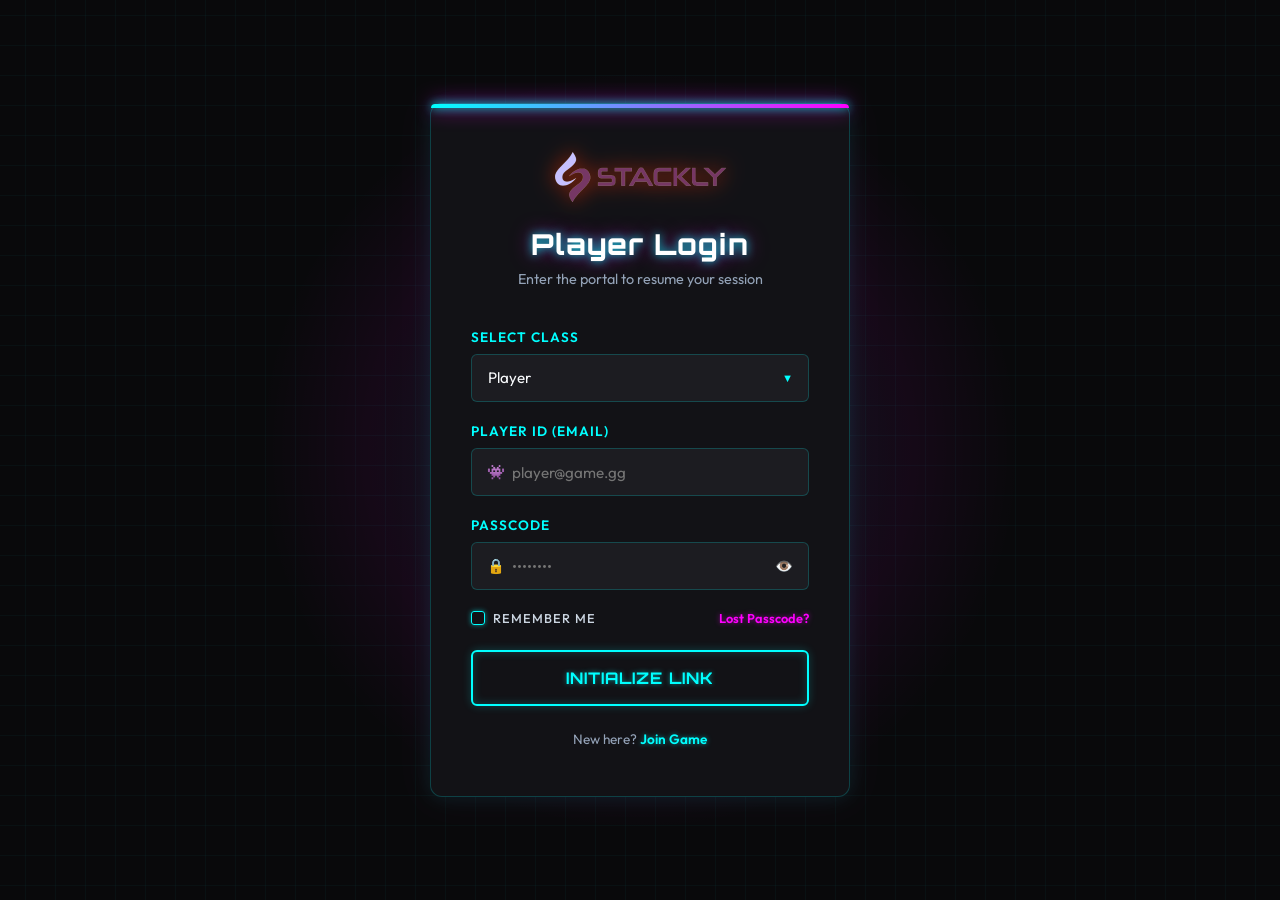
<file: index.html>
<!DOCTYPE html>
<html lang="en">
<head>
    <meta charset="UTF-8">
    <meta name="viewport" content="width=device-width, initial-scale=1.0">
    <title>Gaming Login</title>
    <link href="https://fonts.googleapis.com/css2?family=Orbitron:wght@400;500;700;900&family=Outfit:wght@300;400;500;600;700;800&display=swap" rel="stylesheet">
    <link rel="stylesheet" href="styles.css">
</head>
<body>
    
    <!-- Sign In View -->
    <section id="login-view" class="view active">
        <div class="login-card">
            <div class="logo-container">
                <img src="logo.webp" alt="STACKLY" style="height: 50px; width: auto; object-fit: contain; filter: drop-shadow(0 0 10px rgba(176, 38, 255, 0.8)) hue-rotate(100deg);">
            </div>
            <h2>Player Login</h2>
            <p class="subtitle">Enter the portal to resume your session</p>
            
            <form id="login-form">
                <div id="login-error" class="error-message" style="display: none; background: rgba(255, 0, 85, 0.15); border: 1px solid rgba(255, 0, 85, 0.3); color: #ff0055; padding: 0.75rem 1rem; border-radius: 8px; margin-bottom: 1.25rem; font-size: 0.85rem; font-weight: 600; text-align: left; align-items: center; gap: 0.5rem;"><span style="font-size: 1rem;">⚠️</span> <span id="error-text">Access Denied</span></div>
                
                <div class="form-group">
                    <label for="role-select">Select Class</label>
                    <div class="input-wrapper select-wrapper">
                        <select id="role-select" required>
                            <option value="player">Player</option>
                            <option value="admin">Game Master</option>
                        </select>
                    </div>
                </div>

                <div class="form-group">
                    <label for="email">Player ID (Email)</label>
                    <div class="input-wrapper">
                        <span class="input-icon">👾</span>
                        <input type="email" id="email" placeholder="player@game.gg" required>
                    </div>
                </div>

                <div class="form-group">
                    <label for="password">Passcode</label>
                    <div class="input-wrapper">
                        <span class="input-icon">🔒</span>
                        <input type="password" id="password" placeholder="••••••••" required>
                        <span class="input-icon right" id="toggle-password">👁️</span>
                    </div>
                </div>

                <div class="form-options">
                    <label class="checkbox-label">
                        <input type="checkbox" id="remember">
                        Remember Me
                    </label>
                    <a href="#" class="forgot-link">Lost Passcode?</a>
                </div>

                <button type="submit" class="btn-submit">INITIALIZE LINK</button>

                <p class="signup-link">New here? <a href="#" id="go-to-signup">Join Game</a></p>
            </form>
        </div>
    </section>

    <!-- Signup View -->
    <div class="login-container view" id="signup-view" style="display: none; opacity: 0; transition: opacity 0.5s ease; align-items: center; justify-content: center; padding: 2rem; background-image: radial-gradient(circle at 15% 50%, rgba(0, 255, 255, 0.1) 0%, transparent 50%), radial-gradient(circle at 85% 30%, rgba(255, 0, 255, 0.1) 0%, transparent 50%); min-height: 100vh; width: 100%; position: absolute; top: 0; left: 0; box-sizing: border-box;">
        <div class="login-card" style="padding-top: 2rem; padding-bottom: 2rem; margin: auto;">
            <div class="logo-container">
                <img src="logo.webp" alt="STACKLY" style="height: 40px; width: auto; object-fit: contain; filter: drop-shadow(0 0 10px rgba(176, 38, 255, 0.8)) hue-rotate(100deg);">
            </div>
            
            <h2 style="font-size: 2rem; font-weight: 800; margin-bottom: 0.5rem; background: linear-gradient(to right, #0ff, #f0f); -webkit-background-clip: text; background-clip: text; -webkit-text-fill-color: transparent; font-family: 'Orbitron', sans-serif;">Create Avatar</h2>
            <p class="subtitle">Register your profile to join the server</p>

            <form id="signup-form" style="text-align: left;">
                <div id="signup-error" class="error-message" style="display: none; background: rgba(255, 0, 85, 0.15); border: 1px solid rgba(255, 0, 85, 0.3); color: #ff0055; padding: 0.75rem 1rem; border-radius: 8px; margin-bottom: 1.25rem; font-size: 0.85rem; font-weight: 600; text-align: left; align-items: center; gap: 0.5rem;"><span style="font-size: 1rem;">⚠️</span> <span id="signup-error-text">Invalid Data</span></div>
                
                <div class="form-group">
                    <label for="signup-name">Gamertag / Full Name</label>
                    <div class="input-wrapper">
                        <span class="input-icon">👤</span>
                        <input type="text" id="signup-name" placeholder="ZeroCool">
                    </div>
                </div>
                
                <div class="form-group">
                    <label for="signup-role">Class Selection</label>
                    <div class="input-wrapper select-wrapper">
                        <select id="signup-role">
                            <option value="" disabled selected hidden>Select your class...</option>
                            <option value="player">Player</option>
                            <option value="admin">Game Master</option>
                        </select>
                    </div>
                </div>

                <div class="form-group">
                    <label for="signup-email">Player ID (Email)</label>
                    <div class="input-wrapper">
                        <span class="input-icon">✉️</span>
                        <input type="email" id="signup-email" placeholder="player@game.gg">
                    </div>
                </div>

                <div class="password-grid" style="display: grid; grid-template-columns: 1fr 1fr; gap: 1rem;">
                    <div class="form-group">
                        <label for="signup-password">Passcode</label>
                        <div class="input-wrapper">
                            <span class="input-icon">🔒</span>
                            <input type="password" id="signup-password" placeholder="••••••••">
                        </div>
                    </div>
                    <div class="form-group">
                        <label for="signup-confirm">Verify Passcode</label>
                        <div class="input-wrapper">
                            <span class="input-icon">🔒</span>
                            <input type="password" id="signup-confirm" placeholder="••••••••">
                        </div>
                    </div>
                </div>
                
                <div class="form-options" style="margin-top:0.5rem; justify-content: flex-start;">
                    <label class="checkbox-label" style="font-size: 0.75rem;">
                        <input type="checkbox" id="signup-terms">
                        <span>I accept the <a href="#" style="color:#0ff; text-decoration:none; text-shadow: 0 0 5px rgba(0,255,255,0.5);">Server Rules</a></span>
                    </label>
                </div>

                <button type="button" class="btn-submit" onclick="handleSignup()">SPAWN AVATAR</button>
            </form>

            <p class="signup-text">Already a player? <a href="#" id="go-to-login">Sign In</a></p>
        </div>
    </div>

    <script src="script.js"></script>
</body>
</html>
</file>
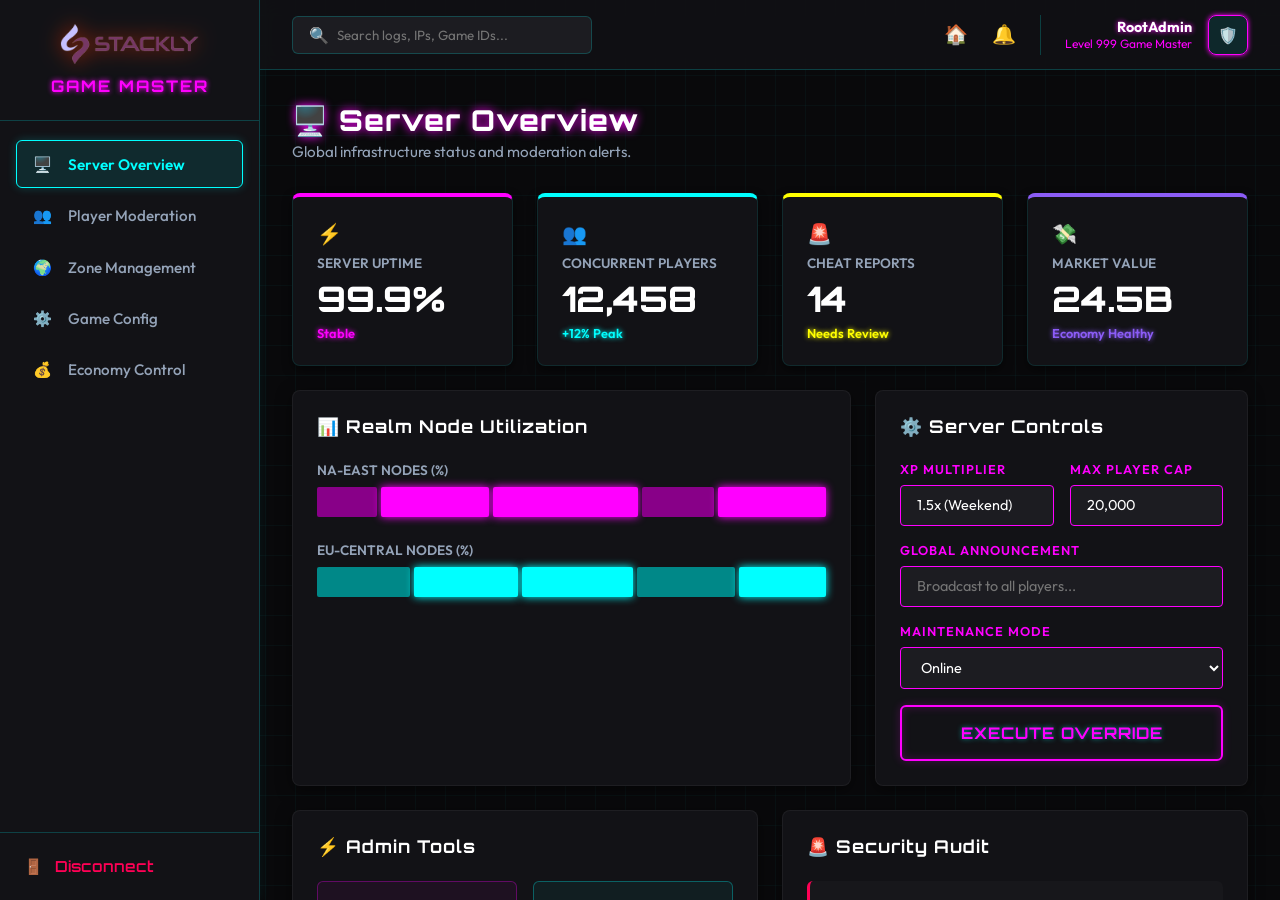
<file: admin.html>
<!DOCTYPE html>
<html lang="en">
<head>
    <meta charset="UTF-8">
    <meta name="viewport" content="width=device-width, initial-scale=1.0">
    <title>Game Master Dashboard</title>
    <link href="https://fonts.googleapis.com/css2?family=Orbitron:wght@400;500;700;900&family=Outfit:wght@300;400;500;600;700;800&display=swap" rel="stylesheet">
    <link rel="stylesheet" href="styles.css">
    <link rel="stylesheet" href="dashboard.css">
</head>
<body class="dashboard-active">
    <div class="sidebar-overlay"></div>
    <!-- Dashboard View -->
    <section id="dashboard-view" class="view active">
        
        <!-- Sidebar -->
        <aside class="sidebar">
            <div class="sidebar-header">
                <div class="sidebar-logo">
                    <img src="logo.webp" alt="STACKLY" style="height: 40px; width: auto; object-fit: contain; filter: drop-shadow(0 0 10px rgba(176, 38, 255, 0.8)) hue-rotate(100deg);">
                </div>
                <div class="portal-badge" id="portal-badge" style="color: #f0f; text-shadow: 0 0 5px #f0f;">GAME MASTER</div>
            </div>

            <ul class="sidebar-nav" id="admin-nav">
                <li class="active" data-target="admin-main"><span class="icon">🖥️</span> Server Overview</li>
                <li data-target="admin-facility"><span class="icon">👥</span> Player Moderation</li>
                <li data-target="admin-initiatives"><span class="icon">🌍</span> Zone Management</li>
                <li data-target="admin-network"><span class="icon">⚙️</span> Game Config</li>
                <li data-target="admin-gene"><span class="icon">💰</span> Economy Control</li>
            </ul>

            <div class="sidebar-footer">
                <button id="logout-btn" class="logout-link" onclick="window.location.href='index.html'"><span class="icon text-red">🚪</span> Disconnect</button>
            </div>
        </aside>

        <!-- Main Content Layout -->
        <div class="main-layout">
            <!-- Topbar -->
            <header class="topbar">
                <div style="display: flex; align-items: center; gap: 1rem;">
                    <button class="icon-btn mobile-menu-btn" style="display: none; border: none; background: transparent; cursor: pointer; padding: 0;">☰</button>
                    <div class="search-box">
                        <span class="icon">🔍</span>
                        <input type="text" placeholder="Search logs, IPs, Game IDs...">
                    </div>
                </div>
                <div class="topbar-actions">
                    <button class="icon-btn" style="color: #f0f;" onclick="window.location.href='404.html'">🏠</button>
                    <button class="icon-btn" style="color: #f0f;" onclick="window.location.href='404.html'">🔔</button>
                    <div class="user-profile">
                        <div class="user-text">
                            <span class="user-name" id="user-greeting" style="text-shadow: 0 0 5px #f0f;">RootAdmin</span>
                            <span class="user-email" style="color: #f0f;">Level 999 Game Master</span>
                        </div>
                        <div class="avatar" style="border-color: #f0f; box-shadow: 0 0 5px #f0f; color: #f0f;">🛡️</div>
                    </div>
                </div>
            </header>

            <!-- Scrollable Content -->
            <div class="content-wrapper">
                <div id="admin-widgets" class="role-specific-content active">
                    
                    <div id="admin-main" class="tab-pane active">
                        <div class="page-title">
                            <h1 style="text-shadow: 0 0 10px #f0f;">🖥️ Server Overview</h1>
                            <p>Global infrastructure status and moderation alerts.</p>
                        </div>

                        <!-- Top Stats Grid -->
                        <div class="stats-grid">
                            <div class="stat-box border-magenta">
                                <div class="stat-icon">⚡</div>
                                <div class="stat-label">Server Uptime</div>
                                <div class="stat-val">99.9%</div>
                                <div class="stat-trend text-magenta">Stable</div>
                            </div>
                            <div class="stat-box border-cyan">
                                <div class="stat-icon">👥</div>
                                <div class="stat-label">Concurrent Players</div>
                                <div class="stat-val">12,458</div>
                                <div class="stat-trend text-cyan">+12% Peak</div>
                            </div>
                            <div class="stat-box border-yellow">
                                <div class="stat-icon">🚨</div>
                                <div class="stat-label">Cheat Reports</div>
                                <div class="stat-val">14</div>
                                <div class="stat-trend text-yellow">Needs Review</div>
                            </div>
                            <div class="stat-box border-purple">
                                <div class="stat-icon">💸</div>
                                <div class="stat-label">Market Value</div>
                                <div class="stat-val">24.5B</div>
                                <div class="stat-trend text-purple">Economy Healthy</div>
                            </div>
                        </div>

                        <!-- Middle Grid -->
                        <div class="middle-grid">
                            <!-- Chart Panel -->
                            <div class="panel">
                                <h3 class="panel-title">📊 Realm Node Utilization</h3>
                                <div class="chart-section">
                                    <div class="chart-label">NA-East Nodes (%)</div>
                                    <div class="bar-chart">
                                        <div class="bar bg-magenta" style="width: 25%"></div>
                                        <div class="bar bg-magenta-glow" style="width: 45%"></div>
                                        <div class="bar bg-magenta-glow" style="width: 60%"></div>
                                        <div class="bar bg-magenta" style="width: 30%"></div>
                                        <div class="bar bg-magenta-glow" style="width: 45%"></div>
                                    </div>
                                </div>
                                <div class="chart-section">
                                    <div class="chart-label">EU-Central Nodes (%)</div>
                                    <div class="bar-chart">
                                        <div class="bar bg-cyan" style="width: 80%"></div>
                                        <div class="bar bg-cyan-glow" style="width: 90%"></div>
                                        <div class="bar bg-cyan-glow" style="width: 95%"></div>
                                        <div class="bar bg-cyan" style="width: 85%"></div>
                                        <div class="bar bg-cyan-glow" style="width: 75%"></div>
                                    </div>
                                </div>
                            </div>

                            <!-- Form Panel -->
                            <div class="panel">
                                <h3 class="panel-title">⚙️ Server Controls</h3>
                                <div class="form-row">
                                    <div class="form-group-light">
                                        <label style="color: #f0f;">XP Multiplier</label>
                                        <input type="text" value="1.5x (Weekend)" class="input-light" style="border-color: #f0f;">
                                    </div>
                                    <div class="form-group-light">
                                        <label style="color: #f0f;">Max Player Cap</label>
                                        <input type="text" value="20,000" class="input-light" style="border-color: #f0f;">
                                    </div>
                                </div>
                                <div class="form-group-light">
                                    <label style="color: #f0f;">Global Announcement</label>
                                    <input type="text" class="input-light" placeholder="Broadcast to all players..." style="border-color: #f0f;">
                                </div>
                                <div class="form-group-light">
                                    <label style="color: #f0f;">Maintenance Mode</label>
                                    <select class="input-light" style="border-color: #f0f;">
                                        <option>Online</option>
                                        <option>Scheduled (1 Hour)</option>
                                        <option>Lockdown</option>
                                    </select>
                                </div>
                                <button class="btn-submit" style="margin-bottom: 0; color: #f0f; border-color: #f0f; box-shadow: inset 0 0 10px rgba(255,0,255,0.2), 0 0 10px rgba(255,0,255,0.2);" onclick="window.location.href='404.html'">EXECUTE OVERRIDE</button>
                            </div>
                        </div>

                        <!-- Bottom Grid -->
                        <div class="bottom-grid">
                            <!-- Portal Access Panel -->
                            <div class="panel">
                                <h3 class="panel-title">⚡ Admin Tools</h3>
                                <div class="portal-grid">
                                    <div class="portal-tile bg-magenta-dark">
                                        <span class="icon">🔨</span> Ban Hammer
                                    </div>
                                    <div class="portal-tile bg-cyan-dark">
                                        <span class="icon">🗺️</span> Map Editor
                                    </div>
                                    <div class="portal-tile bg-purple-dark">
                                        <span class="icon">📜</span> Log Viewer
                                    </div>
                                    <div class="portal-tile bg-yellow-dark">
                                        <span class="icon">📈</span> Live DB
                                    </div>
                                </div>
                            </div>

                            <!-- Alerts Panel -->
                            <div class="panel">
                                <h3 class="panel-title">🚨 Security Audit</h3>
                                <ul class="alert-list">
                                    <li class="alert-item alert-red">
                                        <div class="dot red-dot"></div>
                                        <div class="alert-text">
                                            <strong>DDoS Mitigation Active</strong>
                                            <span>EU-Central Gateway — 2 min ago</span>
                                        </div>
                                    </li>
                                    <li class="alert-item alert-yellow">
                                        <div class="dot yellow-dot"></div>
                                        <div class="alert-text">
                                            <strong>Suspicious Trading Volume</strong>
                                            <span>PlayerID: 88472 — 15 min ago</span>
                                        </div>
                                    </li>
                                    <li class="alert-item alert-cyan">
                                        <div class="dot cyan-dot"></div>
                                        <div class="alert-text">
                                            <strong>Routine Backup Completed</strong>
                                            <span>Player Databases — Success</span>
                                        </div>
                                    </li>
                                </ul>
                            </div>
                        </div>
                    </div>

                    <!-- Player Moderation -->
                    <div id="admin-facility" class="tab-pane">
                        <div class="page-title">
                            <h1 style="text-shadow: 0 0 10px #f0f;">👥 Player Moderation</h1>
                            <p>Manage reports, bans, and warnings across all realms.</p>
                        </div>

                        <!-- Moderation Stats Grid -->
                        <div class="stats-grid" style="margin-bottom: 2rem;">
                            <div class="stat-box border-magenta">
                                <div class="stat-icon" style="font-size:1.5rem; margin-bottom:10px;">🚨</div>
                                <div class="stat-label">Open Tickets</div>
                                <div class="stat-val">124</div>
                            </div>
                            <div class="stat-box border-cyan">
                                <div class="stat-icon" style="font-size:1.5rem; margin-bottom:10px;">⚖️</div>
                                <div class="stat-label">Appeals Pending</div>
                                <div class="stat-val">18</div>
                            </div>
                            <div class="stat-box border-yellow">
                                <div class="stat-icon" style="font-size:1.5rem; margin-bottom:10px;">🔨</div>
                                <div class="stat-label">Bans (24h)</div>
                                <div class="stat-val">42</div>
                            </div>
                        </div>

                        <div class="middle-grid" style="grid-template-columns: 1fr;">
                            <div class="panel">
                                <h3 class="panel-title">📋 Active Reports</h3>
                                <table style="width: 100%; border-collapse: collapse; text-align: left; font-size:0.95rem;">
                                    <tr style="border-bottom: 2px solid rgba(0, 255, 255, 0.2); color:#0ff;">
                                        <th style="padding: 1rem 0;">Player ID</th>
                                        <th style="padding: 1rem 0;">Reported For</th>
                                        <th style="padding: 1rem 0;">Status</th>
                                        <th style="padding: 1rem 0;">Action</th>
                                    </tr>
                                    <tr style="border-bottom: 1px solid rgba(255, 255, 255, 0.05);">
                                        <td style="padding: 1rem 0; color:#fff;" data-label="Player ID"><strong>xX_Sniper_Xx</strong></td>
                                        <td style="padding: 1rem 0; color:#f0f;" data-label="Reported For">Aimbot Detected</td>
                                        <td style="padding: 1rem 0;" data-label="Status"><span class="event-badge bg-magenta-dark" style="padding: 4px 8px; border-radius: 4px;">Under Review</span></td>
                                        <td style="padding: 1rem 0;" data-label="Action">
                                            <button class="btn-submit" style="padding: 0.4rem 0.8rem; font-size: 0.7rem; margin: 0; width: auto; display: inline-block;" onclick="window.location.href='404.html'">BAN</button>
                                        </td>
                                    </tr>
                                    <tr style="border-bottom: 1px solid rgba(255, 255, 255, 0.05);">
                                        <td style="padding: 1rem 0; color:#fff;" data-label="Player ID"><strong>LootGoblin99</strong></td>
                                        <td style="padding: 1rem 0; color:#ff0;" data-label="Reported For">Toxicity / Harassment</td>
                                        <td style="padding: 1rem 0;" data-label="Status"><span class="event-badge bg-yellow-dark" style="padding: 4px 8px; border-radius: 4px;">Reported 3x</span></td>
                                        <td style="padding: 1rem 0;" data-label="Action">
                                            <button class="btn-submit" style="padding: 0.4rem 0.8rem; font-size: 0.7rem; margin: 0; width: auto; display: inline-block; color: #0ff; border-color: #0ff; box-shadow: none;" onclick="window.location.href='404.html'">MUTE</button>
                                        </td>
                                    </tr>
                                    <tr>
                                        <td style="padding: 1rem 0; color:#fff;" data-label="Player ID"><strong>GlitchWalker</strong></td>
                                        <td style="padding: 1rem 0; color:#0ff;" data-label="Reported For">Map Exploiting</td>
                                        <td style="padding: 1rem 0;" data-label="Status"><span class="event-badge bg-cyan-dark" style="padding: 4px 8px; border-radius: 4px;">Verified</span></td>
                                        <td style="padding: 1rem 0;" data-label="Action">
                                            <button class="btn-submit" style="padding: 0.4rem 0.8rem; font-size: 0.7rem; margin: 0; width: auto; display: inline-block; color: #ff0; border-color: #ff0; box-shadow: none;" onclick="window.location.href='404.html'">KICK</button>
                                        </td>
                                    </tr>
                                </table>
                            </div>
                        </div>

                        <div class="middle-grid">
                            <div class="panel">
                                <h3 class="panel-title">🔨 Quick Ban Hammer</h3>
                                <div class="form-group-light">
                                    <label style="color: #f0f;">Target Gamertag / ID</label>
                                    <input type="text" placeholder="Enter player name..." class="input-light" style="border-color: #f0f;">
                                </div>
                                <div class="form-group-light">
                                    <label style="color: #f0f;">Reason</label>
                                    <select class="input-light" style="border-color: #f0f;">
                                        <option>Cheating/Hacking</option>
                                        <option>Harassment</option>
                                        <option>Exploiting</option>
                                        <option>Other</option>
                                    </select>
                                </div>
                                <button class="btn-submit" style="margin-bottom: 0; color: #f0f; border-color: #f0f; box-shadow: inset 0 0 10px rgba(255,0,255,0.2), 0 0 10px rgba(255,0,255,0.2);" onclick="window.location.href='404.html'">EXECUTE BAN</button>
                            </div>
                            <div class="panel">
                                <h3 class="panel-title">📜 Moderation Log</h3>
                                <ul class="event-list" style="color: #94a3b8; font-size: 0.85rem; padding-left: 1rem;">
                                    <li style="margin-bottom: 0.75rem;"><strong style="color: #0ff;">[SYSTEM]</strong> Auto-banned 43 bot accounts (IP block).</li>
                                    <li style="margin-bottom: 0.75rem;"><strong style="color: #f0f;">[Mod_Alpha]</strong> Muted user 'ToxicDude' for 24 hours.</li>
                                    <li><strong style="color: #0ff;">[SYSTEM]</strong> Appeal #4829 granted (Unban).</li>
                                </ul>
                            </div>
                        </div>
                    </div>

                    <!-- Zone Management -->
                    <div id="admin-initiatives" class="tab-pane">
                        <div class="page-title">
                            <h1 style="text-shadow: 0 0 10px #f0f;">🌍 Zone Management</h1>
                            <p>Global instance load, region status, and node orchestration.</p>
                        </div>

                        <!-- Zone Stats Grid -->
                        <div class="stats-grid" style="margin-bottom: 2rem;">
                            <div class="stat-box border-cyan">
                                <div class="stat-icon" style="font-size:1.5rem; margin-bottom:10px;">🌐</div>
                                <div class="stat-label">Active Regions</div>
                                <div class="stat-val">8 / 8</div>
                            </div>
                            <div class="stat-box border-magenta">
                                <div class="stat-icon" style="font-size:1.5rem; margin-bottom:10px;">⚠️</div>
                                <div class="stat-label">Nodes Stressed</div>
                                <div class="stat-val">3</div>
                            </div>
                            <div class="stat-box border-purple">
                                <div class="stat-icon" style="font-size:1.5rem; margin-bottom:10px;">⚡</div>
                                <div class="stat-label">Avg. Latency</div>
                                <div class="stat-val">34ms</div>
                            </div>
                        </div>

                        <div class="middle-grid" style="grid-template-columns: 1fr;">
                            <div class="panel">
                                <h3 class="panel-title">🗺️ Regional Server Status</h3>
                                <div style="display: grid; grid-template-columns: repeat(3, 1fr); gap: 1.5rem;">
                                    <!-- NA-East -->
                                    <div style="background: rgba(0, 255, 255, 0.05); border: 1px solid rgba(0, 255, 255, 0.2); padding: 1.5rem; border-radius: 6px;">
                                        <div style="display: flex; justify-content: space-between; align-items: center; margin-bottom: 1rem;">
                                            <strong style="color: #fff; font-size: 1.2rem; text-shadow: 0 0 5px #0ff;">NA-East</strong>
                                            <span class="dot cyan-dot" style="width: 12px; height: 12px;"></span>
                                        </div>
                                        <p style="color: #94a3b8; font-size: 0.9rem; margin-bottom: 0.5rem;">Status: <span style="color: #0ff; font-weight: bold;">Online (Stable)</span></p>
                                        <p style="color: #94a3b8; font-size: 0.9rem; margin-bottom: 0.5rem;">Players: 8,432 / 10,000</p>
                                        <div class="bar-chart" style="height: 8px; background: rgba(255,255,255,0.1); border-radius: 4px; overflow: hidden; margin-bottom: 1.5rem;">
                                            <div class="bar bg-cyan" style="width: 84%; height: 100%;"></div>
                                        </div>
                                        <div style="display: flex; gap: 0.5rem;">
                                            <button class="btn-submit" style="padding: 0.5rem; font-size: 0.75rem; flex: 1; margin: 0; box-shadow: none; color: #0ff; border-color: rgba(0,255,255,0.5);" onclick="window.location.href='404.html'">RESTART NODE</button>
                                        </div>
                                    </div>
                                    <!-- EU-Central -->
                                    <div style="background: rgba(255, 0, 255, 0.05); border: 1px solid rgba(255, 0, 255, 0.2); padding: 1.5rem; border-radius: 6px;">
                                        <div style="display: flex; justify-content: space-between; align-items: center; margin-bottom: 1rem;">
                                            <strong style="color: #fff; font-size: 1.2rem; text-shadow: 0 0 5px #f0f;">EU-Central</strong>
                                            <span class="dot magenta-dot" style="width: 12px; height: 12px; background: #f0f; box-shadow: 0 0 5px #f0f; border-radius: 50%;"></span>
                                        </div>
                                        <p style="color: #94a3b8; font-size: 0.9rem; margin-bottom: 0.5rem;">Status: <span style="color: #f0f; font-weight: bold;">Heavy Load</span></p>
                                        <p style="color: #94a3b8; font-size: 0.9rem; margin-bottom: 0.5rem;">Players: 9,800 / 10,000</p>
                                        <div class="bar-chart" style="height: 8px; background: rgba(255,255,255,0.1); border-radius: 4px; overflow: hidden; margin-bottom: 1.5rem;">
                                            <div class="bar bg-magenta-glow" style="width: 98%; height: 100%;"></div>
                                        </div>
                                        <div style="display: flex; gap: 0.5rem;">
                                            <button class="btn-submit" style="padding: 0.5rem; font-size: 0.75rem; flex: 1; margin: 0; background: rgba(255,0,255,0.2); color: #fff; border-color: #f0f; box-shadow: 0 0 10px rgba(255,0,255,0.3);" onclick="window.location.href='404.html'">ADD CAPACITY</button>
                                        </div>
                                    </div>
                                    <!-- AP-South -->
                                    <div style="background: rgba(255, 255, 0, 0.05); border: 1px solid rgba(255, 255, 0, 0.2); padding: 1.5rem; border-radius: 6px;">
                                        <div style="display: flex; justify-content: space-between; align-items: center; margin-bottom: 1rem;">
                                            <strong style="color: #fff; font-size: 1.2rem; text-shadow: 0 0 5px #ff0;">AP-South</strong>
                                            <span class="dot yellow-dot" style="width: 12px; height: 12px;"></span>
                                        </div>
                                        <p style="color: #94a3b8; font-size: 0.9rem; margin-bottom: 0.5rem;">Status: <span style="color: #ff0; font-weight: bold;">Maintenance</span></p>
                                        <p style="color: #94a3b8; font-size: 0.9rem; margin-bottom: 0.5rem;">Players: 0 / 5,000</p>
                                        <div class="bar-chart" style="height: 8px; background: rgba(255,255,255,0.1); border-radius: 4px; overflow: hidden; margin-bottom: 1.5rem;">
                                            <div class="bar" style="background: #ff0; width: 0%; height: 100%;"></div>
                                        </div>
                                        <div style="display: flex; gap: 0.5rem;">
                                            <button class="btn-submit" style="padding: 0.5rem; font-size: 0.75rem; flex: 1; margin: 0; color: #ff0; border-color: #ff0; box-shadow: none; background: transparent;" onclick="window.location.href='404.html'">BRING ONLINE</button>
                                        </div>
                                    </div>
                                </div>
                            </div>
                        </div>

                        <div class="middle-grid">
                            <div class="panel">
                                <h3 class="panel-title">🚀 Instance Deployment</h3>
                                <div class="form-group-light">
                                    <label style="color: #0ff;">Select Region</label>
                                    <select class="input-light" style="border-color: #0ff;">
                                        <option>NA-West</option>
                                        <option>SA-East</option>
                                        <option>ME-Central</option>
                                    </select>
                                </div>
                                <div class="form-group-light">
                                    <label style="color: #0ff;">Instance Type</label>
                                    <select class="input-light" style="border-color: #0ff;">
                                        <option>PvE Realm (Standard)</option>
                                        <option>PvP War Zone (High Tickrate)</option>
                                        <option>Event Server (Temporary)</option>
                                    </select>
                                </div>
                                <button class="btn-submit" style="margin-bottom: 0; color: #0ff; border-color: #0ff; box-shadow: inset 0 0 10px rgba(0,255,255,0.2), 0 0 10px rgba(0,255,255,0.2);" onclick="window.location.href='404.html'">DEPLOY NEW NODE</button>
                            </div>
                            <div class="panel">
                                <h3 class="panel-title">🛡️ Global Network Firewalls</h3>
                                <ul class="event-list" style="color: #94a3b8; font-size: 0.9rem; padding-left: 1rem; line-height: 1.6;">
                                    <li style="margin-bottom: 0.75rem;"><strong style="color: #0ff;">DDoS Protection:</strong> ACTIVE (Layer 7 filtering)</li>
                                    <li style="margin-bottom: 0.75rem;"><strong style="color: #f0f;">Packet Loss:</strong> 0.02% (Global Average)</li>
                                    <li><strong style="color: #ff0;">Auto-Scaling:</strong> ENABLED (Threshold: 85%)</li>
                                </ul>
                            </div>
                        </div>
                    </div>

                    <!-- Game Config -->
                    <div id="admin-network" class="tab-pane">
                        <div class="page-title">
                            <h1 style="text-shadow: 0 0 10px #f0f;">⚙️ Game Config</h1>
                            <p>Tweak global multipliers, rule sets, and live event triggers.</p>
                        </div>

                        <div class="middle-grid" style="grid-template-columns: 1fr 1fr;">
                            <!-- Global Multipliers -->
                            <div class="panel">
                                <h3 class="panel-title">📈 Global Multipliers</h3>
                                <div class="form-group-light" style="margin-bottom: 1.5rem;">
                                    <div style="display: flex; justify-content: space-between; margin-bottom: 0.5rem;">
                                        <label style="color: #0ff; margin-bottom: 0;">Global XP Rate</label>
                                        <span style="color: #fff; font-weight: bold;">1.5x</span>
                                    </div>
                                    <input type="range" class="range-slider" style="width: 100%; accent-color: #0ff;" min="1" max="5" step="0.1" value="1.5">
                                </div>
                                <div class="form-group-light" style="margin-bottom: 1.5rem;">
                                    <div style="display: flex; justify-content: space-between; margin-bottom: 0.5rem;">
                                        <label style="color: #f0f; margin-bottom: 0;">Loot Drop Chance Multiplier</label>
                                        <span style="color: #fff; font-weight: bold;">2.0x</span>
                                    </div>
                                    <input type="range" class="range-slider" style="width: 100%; accent-color: #f0f;" min="1" max="5" step="0.1" value="2.0">
                                </div>
                                <div class="form-group-light" style="margin-bottom: 1.5rem;">
                                    <div style="display: flex; justify-content: space-between; margin-bottom: 0.5rem;">
                                        <label style="color: #ff0; margin-bottom: 0;">Resource Gathering Rate</label>
                                        <span style="color: #fff; font-weight: bold;">1.0x</span>
                                    </div>
                                    <input type="range" class="range-slider" style="width: 100%; accent-color: #ff0;" min="1" max="5" step="0.1" value="1.0">
                                </div>
                                <button class="btn-submit" style="margin-bottom: 0; color: #0ff; border-color: #0ff; box-shadow: inset 0 0 10px rgba(0,255,255,0.2), 0 0 10px rgba(0,255,255,0.2);" onclick="window.location.href='404.html'">UPDATE MULTIPLIERS</button>
                            </div>

                            <!-- Rulesets -->
                            <div class="panel">
                                <h3 class="panel-title">📜 Core Rulesets</h3>
                                <div class="form-group-light" style="display: flex; justify-content: space-between; align-items: center; border-bottom: 1px solid rgba(255,255,255,0.05); padding-bottom: 1rem;">
                                    <div>
                                        <strong style="color: #fff;">Friendly Fire</strong>
                                        <p style="color: #94a3b8; font-size: 0.8rem; margin: 0;">Allow damage between guild members.</p>
                                    </div>
                                    <select class="input-light" style="width: auto; border-color: #f0f;">
                                        <option>Disabled</option>
                                        <option>Enabled</option>
                                        <option>Arena Only</option>
                                    </select>
                                </div>
                                <div class="form-group-light" style="display: flex; justify-content: space-between; align-items: center; border-bottom: 1px solid rgba(255,255,255,0.05); padding: 1rem 0;">
                                    <div>
                                        <strong style="color: #fff;">Death Penalty</strong>
                                        <p style="color: #94a3b8; font-size: 0.8rem; margin: 0;">What happens to loot on death.</p>
                                    </div>
                                    <select class="input-light" style="width: auto; border-color: #0ff;">
                                        <option>Drop All Inventory</option>
                                        <option>Durability Loss</option>
                                        <option>Safe Keep</option>
                                    </select>
                                </div>
                                <div class="form-group-light" style="display: flex; justify-content: space-between; align-items: center; padding-top: 1rem;">
                                    <div>
                                        <strong style="color: #fff;">Max Level Cap</strong>
                                        <p style="color: #94a3b8; font-size: 0.8rem; margin: 0;">Current maximum character level.</p>
                                    </div>
                                    <input type="number" class="input-light" value="99" style="width: 80px; text-align: center; border-color: #ff0;">
                                </div>
                                <button class="btn-submit" style="margin-top: 1.5rem; margin-bottom: 0; color: #f0f; border-color: #f0f; box-shadow: inset 0 0 10px rgba(255,0,255,0.2), 0 0 10px rgba(255,0,255,0.2);" onclick="window.location.href='404.html'">SAVE RULESETS</button>
                            </div>
                        </div>

                        <!-- Live Events -->
                        <div class="middle-grid" style="grid-template-columns: 1fr;">
                            <div class="panel">
                                <h3 class="panel-title">🎉 Live Event Triggers</h3>
                                <div style="display: grid; grid-template-columns: repeat(3, 1fr); gap: 1.5rem;">
                                    <div style="background: rgba(0, 255, 255, 0.05); border: 1px solid rgba(0, 255, 255, 0.2); padding: 1.5rem; border-radius: 6px; text-align: center;">
                                        <div style="font-size: 2.5rem; margin-bottom: 1rem;">❄️</div>
                                        <h4 style="color: #0ff; margin-bottom: 0.5rem; font-family: 'Orbitron', sans-serif;">Winter Solstice</h4>
                                        <p style="color: #94a3b8; font-size: 0.85rem; margin-bottom: 1rem;">Snow map overlay and holiday drops.</p>
                                        <button class="btn-submit" style="padding: 0.5rem; font-size: 0.75rem; margin: 0; box-shadow: none; color: #0ff; border-color: rgba(0,255,255,0.5);" onclick="window.location.href='404.html'">ACTIVATE EVENT</button>
                                    </div>
                                    <div style="background: rgba(255, 0, 255, 0.05); border: 1px solid rgba(255, 0, 255, 0.2); padding: 1.5rem; border-radius: 6px; text-align: center;">
                                        <div style="font-size: 2.5rem; margin-bottom: 1rem;">💀</div>
                                        <h4 style="color: #f0f; margin-bottom: 0.5rem; font-family: 'Orbitron', sans-serif;">Blood Moon</h4>
                                        <p style="color: #94a3b8; font-size: 0.85rem; margin-bottom: 1rem;">Hardcore mobs spawn everywhere.</p>
                                        <button class="btn-submit" style="padding: 0.5rem; font-size: 0.75rem; margin: 0; background: rgba(255,0,255,0.2); color: #fff; border-color: #f0f; box-shadow: 0 0 10px rgba(255,0,255,0.3);" onclick="window.location.href='404.html'">END EVENT</button>
                                    </div>
                                    <div style="background: rgba(255, 255, 0, 0.05); border: 1px solid rgba(255, 255, 0, 0.2); padding: 1.5rem; border-radius: 6px; text-align: center;">
                                        <div style="font-size: 2.5rem; margin-bottom: 1rem;">🏆</div>
                                        <h4 style="color: #ff0; margin-bottom: 0.5rem; font-family: 'Orbitron', sans-serif;">Arena Tourney</h4>
                                        <p style="color: #94a3b8; font-size: 0.85rem; margin-bottom: 1rem;">Enable ranked ladder for 48 hours.</p>
                                        <button class="btn-submit" style="padding: 0.5rem; font-size: 0.75rem; margin: 0; box-shadow: none; color: #ff0; border-color: rgba(255,255,0,0.5);" onclick="window.location.href='404.html'">SCHEDULE</button>
                                    </div>
                                </div>
                            </div>
                        </div>
                    </div>

                    <!-- Economy Control -->
                    <div id="admin-gene" class="tab-pane">
                        <div class="page-title">
                            <h1 style="text-shadow: 0 0 10px #f0f;">💰 Economy Control</h1>
                            <p>Monitor market liquidity, inflation rates, and tax parameters.</p>
                        </div>

                        <!-- Economy Stats Grid -->
                        <div class="stats-grid" style="margin-bottom: 2rem;">
                            <div class="stat-box border-yellow">
                                <div class="stat-icon" style="font-size:1.5rem; margin-bottom:10px;">🪙</div>
                                <div class="stat-label">Total Currency</div>
                                <div class="stat-val">842.6B</div>
                                <div class="stat-trend text-yellow">+1.2% this week</div>
                            </div>
                            <div class="stat-box border-cyan">
                                <div class="stat-icon" style="font-size:1.5rem; margin-bottom:10px;">📉</div>
                                <div class="stat-label">Daily Sink Rate</div>
                                <div class="stat-val">12.4B</div>
                                <div class="stat-trend text-cyan">Healthy</div>
                            </div>
                            <div class="stat-box border-purple">
                                <div class="stat-icon" style="font-size:1.5rem; margin-bottom:10px;">💹</div>
                                <div class="stat-label">Inflation Index</div>
                                <div class="stat-val">3.1%</div>
                                <div class="stat-trend text-purple">Stabilizing</div>
                            </div>
                        </div>

                        <div class="middle-grid" style="grid-template-columns: 1fr;">
                            <div class="panel">
                                <h3 class="panel-title">🏪 Global Auction House Overview</h3>
                                <div style="display: flex; gap: 2rem; margin-bottom: 1.5rem;">
                                    <div style="flex: 1; background: rgba(255,255,255,0.02); padding: 1.5rem; border-radius: 6px; border: 1px solid rgba(255,255,0,0.1);">
                                        <h4 style="color: #ff0; margin-bottom: 1rem; font-family: 'Orbitron', sans-serif;">Most Traded Commodities</h4>
                                        <ul style="list-style: none; padding: 0; color: #94a3b8; font-size: 0.9rem;">
                                            <li style="display: flex; justify-content: space-between; border-bottom: 1px solid rgba(255,255,255,0.05); padding: 0.5rem 0;">
                                                <span>Iron Ore</span><span style="color: #fff;">1.2M units</span>
                                            </li>
                                            <li style="display: flex; justify-content: space-between; border-bottom: 1px solid rgba(255,255,255,0.05); padding: 0.5rem 0;">
                                                <span>Health Potion (T3)</span><span style="color: #fff;">850k units</span>
                                            </li>
                                            <li style="display: flex; justify-content: space-between; padding: 0.5rem 0;">
                                                <span>Dragon Scales</span><span style="color: #fff;">14k units</span>
                                            </li>
                                        </ul>
                                    </div>
                                    <div style="flex: 1; background: rgba(255,255,255,0.02); padding: 1.5rem; border-radius: 6px; border: 1px solid rgba(0,255,255,0.1);">
                                        <h4 style="color: #0ff; margin-bottom: 1rem; font-family: 'Orbitron', sans-serif;">Market Health</h4>
                                        <div class="chart-section" style="margin-bottom: 1rem;">
                                            <div class="chart-label">Trading Volume (24h)</div>
                                            <div class="bar-chart" style="height: 15px; background: rgba(255,255,255,0.1); border-radius: 4px; overflow: hidden; display: flex; align-items: flex-end; gap: 2px;">
                                                <div class="bar bg-cyan" style="width: 16%; height: 20%;"></div>
                                                <div class="bar bg-cyan-glow" style="width: 16%; height: 40%;"></div>
                                                <div class="bar bg-cyan" style="width: 16%; height: 70%;"></div>
                                                <div class="bar bg-cyan-glow" style="width: 16%; height: 50%;"></div>
                                                <div class="bar bg-cyan" style="width: 16%; height: 85%;"></div>
                                                <div class="bar bg-cyan-glow" style="width: 16%; height: 60%;"></div>
                                            </div>
                                        </div>
                                        <p style="font-size: 0.8rem; color: #94a3b8;">Trading volume is up 18% compared to the 7-day moving average. No signs of market manipulation detected.</p>
                                    </div>
                                </div>
                            </div>
                        </div>

                        <div class="middle-grid">
                            <div class="panel">
                                <h3 class="panel-title">⚖️ Tax & Sink Controls</h3>
                                <div class="form-group-light" style="display: flex; justify-content: space-between; align-items: center; border-bottom: 1px solid rgba(255,255,255,0.05); padding-bottom: 1rem;">
                                    <div style="flex: 1;">
                                        <strong style="color: #fff;">Auction House Cut</strong>
                                        <p style="color: #94a3b8; font-size: 0.8rem; margin: 0;">Percentage taken from all sales.</p>
                                    </div>
                                    <div style="display: flex; align-items: center;">
                                        <input type="number" class="input-light" value="5" min="0" max="25" style="width: 80px; text-align: center; border-color: #ff0;">
                                        <span style="color: #ff0; font-weight: bold; margin-left: 0.5rem;">%</span>
                                    </div>
                                </div>
                                <div class="form-group-light" style="display: flex; justify-content: space-between; align-items: center; padding-top: 1rem;">
                                    <div style="flex: 1;">
                                        <strong style="color: #fff;">Fast Travel Cost Modifier</strong>
                                        <p style="color: #94a3b8; font-size: 0.8rem; margin: 0;">Adjust global portal fee sink.</p>
                                    </div>
                                    <div style="display: flex; align-items: center;">
                                        <input type="number" class="input-light" value="1.0" step="0.1" style="width: 80px; text-align: center; border-color: #0ff;">
                                        <span style="color: #0ff; font-weight: bold; margin-left: 0.5rem;">x</span>
                                    </div>
                                </div>
                                <button class="btn-submit" style="margin-top: 1.5rem; margin-bottom: 0; color: #ff0; border-color: #ff0; box-shadow: inset 0 0 10px rgba(255,255,0,0.2), 0 0 10px rgba(255,255,0,0.2);" onclick="window.location.href='404.html'">UPDATE ECONOMY RULES</button>
                            </div>
                            <div class="panel">
                                <h3 class="panel-title">🚨 Wealth Alerts</h3>
                                <ul class="event-list" style="color: #94a3b8; font-size: 0.9rem; padding-left: 1rem; line-height: 1.6;">
                                    <li style="margin-bottom: 0.75rem;"><strong style="color: #f0f;">Suspicious Trade:</strong> Level 2 transferred 50M gold to Level 85. <a href="#" style="color: #f0f; text-decoration: none;">Review Log</a></li>
                                    <li style="margin-bottom: 0.75rem;"><strong style="color: #ff0;">RMT Flag:</strong> Account 'GoldSeller99' reached wealth threshold limits. IP flagged.</li>
                                    <li><strong style="color: #0ff;">Dupe Check:</strong> 0 duplicated items detected in the last 48 hours.</li>
                                </ul>
                            </div>
                        </div>
                    </div>

                </div>
            </div>
        </div>
    </section>
    <script src="script.js"></script>
</body>
</html>
</file>
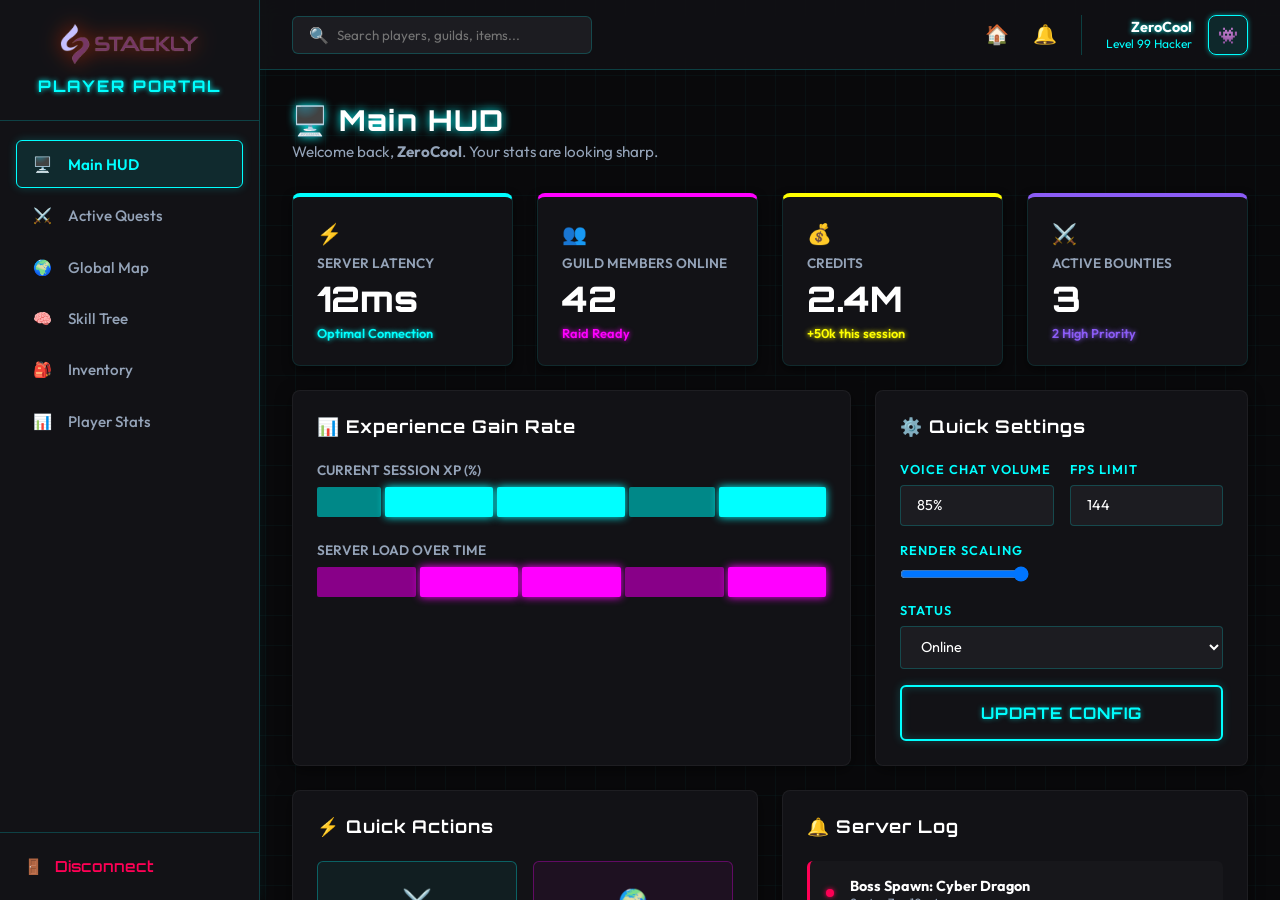
<file: player.html>
<!DOCTYPE html>
<html lang="en">
<head>
    <meta charset="UTF-8">
    <meta name="viewport" content="width=device-width, initial-scale=1.0">
    <title>Player Dashboard</title>
    <link href="https://fonts.googleapis.com/css2?family=Orbitron:wght@400;500;700;900&family=Outfit:wght@300;400;500;600;700;800&display=swap" rel="stylesheet">
    <link rel="stylesheet" href="styles.css">
    <link rel="stylesheet" href="dashboard.css">
</head>
<body class="dashboard-active">
    <div class="sidebar-overlay"></div>
    <!-- Dashboard View -->
    <section id="dashboard-view" class="view active">
        
        <!-- Sidebar -->
        <aside class="sidebar">
            <div class="sidebar-header">
                <div class="sidebar-logo">
                    <img src="logo.webp" alt="STACKLY" style="height: 40px; width: auto; object-fit: contain; filter: drop-shadow(0 0 10px rgba(176, 38, 255, 0.8)) hue-rotate(100deg);">
                </div>
                <div class="portal-badge" id="portal-badge">PLAYER PORTAL</div>
            </div>

            <ul class="sidebar-nav" id="admin-nav">
                <li class="active" data-target="admin-main"><span class="icon">🖥️</span> Main HUD</li>
                <li data-target="admin-facility"><span class="icon">⚔️</span> Active Quests</li>
                <li data-target="admin-initiatives"><span class="icon">🌍</span> Global Map</li>
                <li data-target="admin-network"><span class="icon">🧠</span> Skill Tree</li>
                <li data-target="admin-gene"><span class="icon">🎒</span> Inventory</li>
                <li data-target="admin-analytics"><span class="icon">📊</span> Player Stats</li>
            </ul>

            <div class="sidebar-footer">
                <button id="logout-btn" class="logout-link" onclick="window.location.href='index.html'"><span class="icon text-red">🚪</span> Disconnect</button>
            </div>
        </aside>

        <!-- Main Content Layout -->
        <div class="main-layout">
            <!-- Topbar -->
            <header class="topbar">
                <div style="display: flex; align-items: center; gap: 1rem;">
                    <button class="icon-btn mobile-menu-btn" style="display: none; border: none; background: transparent; cursor: pointer; padding: 0;">☰</button>
                    <div class="search-box">
                        <span class="icon">🔍</span>
                        <input type="text" placeholder="Search players, guilds, items...">
                    </div>
                </div>
                <div class="topbar-actions">
                    <button class="icon-btn" onclick="window.location.href='404.html'">🏠</button>
                    <button class="icon-btn" onclick="window.location.href='404.html'">🔔</button>
                    <div class="user-profile">
                        <div class="user-text">
                            <span class="user-name" id="user-greeting">ZeroCool</span>
                            <span class="user-email">Level 99 Hacker</span>
                        </div>
                        <div class="avatar">👾</div>
                    </div>
                </div>
            </header>

            <!-- Scrollable Content -->
            <div class="content-wrapper">
                <div id="admin-widgets" class="role-specific-content active">
                    
                    <div id="admin-main" class="tab-pane active">
                        <div class="page-title">
                            <h1>🖥️ Main HUD</h1>
                            <p>Welcome back, <strong>ZeroCool</strong>. Your stats are looking sharp.</p>
                        </div>

                        <!-- Top Stats Grid -->
                        <div class="stats-grid">
                            <div class="stat-box border-cyan">
                                <div class="stat-icon">⚡</div>
                                <div class="stat-label">Server Latency</div>
                                <div class="stat-val">12ms</div>
                                <div class="stat-trend text-cyan">Optimal Connection</div>
                            </div>
                            <div class="stat-box border-magenta">
                                <div class="stat-icon">👥</div>
                                <div class="stat-label">Guild Members Online</div>
                                <div class="stat-val">42</div>
                                <div class="stat-trend text-magenta">Raid Ready</div>
                            </div>
                            <div class="stat-box border-yellow">
                                <div class="stat-icon">💰</div>
                                <div class="stat-label">Credits</div>
                                <div class="stat-val">2.4M</div>
                                <div class="stat-trend text-yellow">+50k this session</div>
                            </div>
                            <div class="stat-box border-purple">
                                <div class="stat-icon">⚔️</div>
                                <div class="stat-label">Active Bounties</div>
                                <div class="stat-val">3</div>
                                <div class="stat-trend text-purple">2 High Priority</div>
                            </div>
                        </div>

                        <!-- Middle Grid -->
                        <div class="middle-grid">
                            <!-- Chart Panel -->
                            <div class="panel">
                                <h3 class="panel-title">📊 Experience Gain Rate</h3>
                                <div class="chart-section">
                                    <div class="chart-label">Current Session XP (%)</div>
                                    <div class="bar-chart">
                                        <div class="bar bg-cyan" style="width: 15%"></div>
                                        <div class="bar bg-cyan-glow" style="width: 25%"></div>
                                        <div class="bar bg-cyan-glow" style="width: 30%"></div>
                                        <div class="bar bg-cyan" style="width: 20%"></div>
                                        <div class="bar bg-cyan-glow" style="width: 25%"></div>
                                    </div>
                                </div>
                                <div class="chart-section">
                                    <div class="chart-label">Server Load Over Time</div>
                                    <div class="bar-chart">
                                        <div class="bar bg-magenta" style="width: 30%"></div>
                                        <div class="bar bg-magenta-glow" style="width: 30%"></div>
                                        <div class="bar bg-magenta-glow" style="width: 30%"></div>
                                        <div class="bar bg-magenta" style="width: 30%"></div>
                                        <div class="bar bg-magenta-glow" style="width: 30%"></div>
                                    </div>
                                </div>
                            </div>

                            <!-- Form Panel -->
                            <div class="panel">
                                <h3 class="panel-title">⚙️ Quick Settings</h3>
                                <div class="form-row">
                                    <div class="form-group-light">
                                        <label>Voice Chat Volume</label>
                                        <input type="text" value="85%" class="input-light">
                                    </div>
                                    <div class="form-group-light">
                                        <label>FPS Limit</label>
                                        <input type="text" value="144" class="input-light">
                                    </div>
                                </div>
                                <div class="form-group-light">
                                    <label>Render Scaling</label>
                                    <input type="range" class="range-slider" value="100">
                                </div>
                                <div class="form-group-light">
                                    <label>Status</label>
                                    <select class="input-light">
                                        <option>Online</option>
                                        <option>Do Not Disturb</option>
                                        <option>Invisible</option>
                                    </select>
                                </div>
                                <button class="btn-submit" style="margin-bottom: 0;" onclick="window.location.href='404.html'">UPDATE CONFIG</button>
                            </div>
                        </div>

                        <!-- Bottom Grid -->
                        <div class="bottom-grid">
                            <!-- Portal Access Panel -->
                            <div class="panel">
                                <h3 class="panel-title">⚡ Quick Actions</h3>
                                <div class="portal-grid">
                                    <div class="portal-tile bg-cyan-dark">
                                        <span class="icon">⚔️</span> Join Queue
                                    </div>
                                    <div class="portal-tile bg-magenta-dark">
                                        <span class="icon">🌍</span> Open Map
                                    </div>
                                    <div class="portal-tile bg-purple-dark">
                                        <span class="icon">🧠</span> Talents
                                    </div>
                                    <div class="portal-tile bg-yellow-dark">
                                        <span class="icon">🛒</span> Shop
                                    </div>
                                </div>
                            </div>

                            <!-- Alerts Panel -->
                            <div class="panel">
                                <h3 class="panel-title">🔔 Server Log</h3>
                                <ul class="alert-list">
                                    <li class="alert-item alert-red">
                                        <div class="dot red-dot"></div>
                                        <div class="alert-text">
                                            <strong>Boss Spawn: Cyber Dragon</strong>
                                            <span>Sector 7 — 10 min ago</span>
                                        </div>
                                    </li>
                                    <li class="alert-item alert-yellow">
                                        <div class="dot yellow-dot"></div>
                                        <div class="alert-text">
                                            <strong>Guild Invite Pending</strong>
                                            <span>From: NeonKnights — 1 hr ago</span>
                                        </div>
                                    </li>
                                    <li class="alert-item alert-cyan">
                                        <div class="dot cyan-dot"></div>
                                        <div class="alert-text">
                                            <strong>Daily Rewards Claimed</strong>
                                            <span>+500 Credits — Success</span>
                                        </div>
                                    </li>
                                </ul>
                            </div>
                        </div>
                    </div>

                    <!-- Active Quests -->
                    <div id="admin-facility" class="tab-pane">
                        <div class="page-title">
                            <h1 style="text-shadow: 0 0 10px #0ff;">⚔️ Active Quests</h1>
                            <p>Track your campaign progress, daily bounties, and faction missions.</p>
                        </div>

                        <!-- Campaign Quest Panel -->
                        <div class="panel" style="border-color: rgba(255, 0, 255, 0.3); background: linear-gradient(135deg, rgba(255,0,255,0.05) 0%, transparent 100%);">
                            <div class="mobile-stack" style="display: flex; justify-content: space-between; align-items: flex-start; margin-bottom: 1rem;">
                                <div>
                                    <span style="display: inline-block; padding: 2px 8px; background: rgba(255,0,255,0.2); color: #f0f; font-size: 0.75rem; border-radius: 4px; margin-bottom: 0.5rem; font-weight: bold; letter-spacing: 1px;">MAIN CAMPAIGN</span>
                                    <h3 class="panel-title" style="margin-bottom: 0.25rem; font-size: 1.5rem; text-shadow: 0 0 5px #f0f;">The Neon Syndicate</h3>
                                    <p style="color:#94a3b8; font-size: 0.95rem;">Infiltrate the high-security server farm in Sector 7 and retrieve the encrypted data drive.</p>
                                </div>
                                <div style="text-align: right;">
                                    <div style="color: #0ff; font-weight: bold; font-size: 1.2rem;">Rewards</div>
                                    <div style="color: #94a3b8; font-size: 0.85rem;">15,000 XP</div>
                                    <div style="color: #ff0; font-size: 0.85rem;">Legendary Cyber-Implant</div>
                                </div>
                            </div>
                            
                            <div style="margin-bottom: 1.5rem;">
                                <div style="display: flex; justify-content: space-between; margin-bottom: 0.5rem; font-size: 0.85rem;">
                                    <span style="color: #fff;">Objective: Disable Security Grid</span>
                                    <span style="color: #f0f;">60%</span>
                                </div>
                                <div class="bar-chart" style="height: 6px; background: rgba(255,255,255,0.1); border-radius: 3px; overflow: hidden;">
                                    <div class="bar bg-magenta" style="width: 60%; height: 100%;"></div>
                                </div>
                            </div>
                            <div class="mobile-stack" style="display: flex; gap: 1rem;">
                                <button class="btn-submit" style="margin: 0; padding: 0.6rem 1.5rem; width: auto; background: rgba(255,0,255,0.1); color: #fff; border-color: #f0f; box-shadow: 0 0 10px rgba(255,0,255,0.3);" onclick="window.location.href='404.html'">TRACK ON HUD</button>
                                <button class="btn-submit" style="margin: 0; padding: 0.6rem 1.5rem; width: auto; background: transparent; color: #94a3b8; border-color: rgba(255,255,255,0.2); box-shadow: none;" onclick="window.location.href='404.html'">ABANDON</button>
                            </div>
                        </div>

                        <!-- Grid for Dailies and Weeklies -->
                        <div class="middle-grid" style="grid-template-columns: 1fr 1fr;">
                            <!-- Daily Bounties -->
                            <div class="panel">
                                <div class="mobile-stack" style="display: flex; justify-content: space-between; align-items: center; margin-bottom: 1.5rem;">
                                    <h3 class="panel-title" style="margin-bottom: 0;">📅 Daily Bounties</h3>
                                    <span style="color: #0ff; font-size: 0.8rem; border: 1px solid rgba(0,255,255,0.3); padding: 2px 6px; border-radius: 4px;">Resets in 04:12:00</span>
                                </div>
                                
                                <ul style="list-style: none; padding: 0; margin: 0;">
                                    <li style="border-bottom: 1px solid rgba(255,255,255,0.05); padding-bottom: 1rem; margin-bottom: 1rem;">
                                        <div style="display: flex; justify-content: space-between; margin-bottom: 0.5rem;">
                                            <strong style="color: #fff;">Slay 10 Cyber Goblins</strong>
                                            <span style="color: #ff0;">500 Gold</span>
                                        </div>
                                        <div style="display: flex; align-items: center; gap: 1rem;">
                                            <div class="bar-chart" style="flex: 1; height: 4px; background: rgba(255,255,255,0.1); border-radius: 2px;">
                                                <div class="bar bg-cyan" style="width: 30%; height: 100%;"></div>
                                            </div>
                                            <span style="color: #0ff; font-size: 0.8rem; min-width: 40px; text-align: right;">3 / 10</span>
                                        </div>
                                    </li>
                                    <li style="border-bottom: 1px solid rgba(255,255,255,0.05); padding-bottom: 1rem; margin-bottom: 1rem;">
                                        <div style="display: flex; justify-content: space-between; margin-bottom: 0.5rem;">
                                            <strong style="color: #fff;">Extract Data Packets</strong>
                                            <span style="color: #ff0;">Loot Box</span>
                                        </div>
                                        <div style="display: flex; align-items: center; gap: 1rem;">
                                            <div class="bar-chart" style="flex: 1; height: 4px; background: rgba(255,255,255,0.1); border-radius: 2px;">
                                                <div class="bar bg-cyan" style="width: 100%; height: 100%;"></div>
                                            </div>
                                            <span style="color: #0ff; font-size: 0.8rem; min-width: 40px; text-align: right;">5 / 5</span>
                                        </div>
                                        <button class="btn-submit" style="margin-top: 0.8rem; margin-bottom: 0; padding: 0.4rem; font-size: 0.75rem; color: #ff0; border-color: rgba(255,255,0,0.5); background: rgba(255,255,0,0.1); box-shadow: none; width: 100%;" onclick="window.location.href='404.html'">CLAIM REWARD</button>
                                    </li>
                                    <li>
                                        <div style="display: flex; justify-content: space-between; margin-bottom: 0.5rem;">
                                            <strong style="color: #94a3b8; text-decoration: line-through;">Participate in Arena Match</strong>
                                            <span style="color: #0f0; font-size: 0.8rem;">COMPLETED</span>
                                        </div>
                                    </li>
                                </ul>
                            </div>

                            <!-- Faction Missions -->
                            <div class="panel">
                                <h3 class="panel-title">🛡️ Faction Missions</h3>
                                <div style="background: rgba(0,255,255,0.03); border: 1px solid rgba(0,255,255,0.1); border-radius: 6px; padding: 1rem; margin-bottom: 1rem;">
                                    <div style="display: flex; align-items: center; gap: 0.8rem; margin-bottom: 0.5rem;">
                                        <div style="width: 30px; height: 30px; background: rgba(0,255,255,0.2); border-radius: 50%; display: flex; align-items: center; justify-content: center; font-size: 1rem;">🦅</div>
                                        <strong style="color: #0ff; font-size: 1.1rem;">Aero Corps Supply Run</strong>
                                    </div>
                                    <p style="color: #94a3b8; font-size: 0.85rem; margin-bottom: 1rem;">Deliver 50 Medical Supplies to the Outpost.</p>
                                    <div style="display: flex; justify-content: space-between; align-items: center; font-size: 0.85rem;">
                                        <span style="color: #fff;">Reputation Reward: +250</span>
                                        <button class="btn-submit" style="margin: 0; padding: 0.3rem 0.8rem; width: auto; font-size: 0.7rem; background: transparent; color: #0ff; border-color: #0ff; box-shadow: none;" onclick="window.location.href='404.html'">START</button>
                                    </div>
                                </div>
                                <div style="background: rgba(255,255,0,0.03); border: 1px solid rgba(255,255,0,0.1); border-radius: 6px; padding: 1rem;">
                                    <div style="display: flex; align-items: center; gap: 0.8rem; margin-bottom: 0.5rem;">
                                        <div style="width: 30px; height: 30px; background: rgba(255,255,0,0.2); border-radius: 50%; display: flex; align-items: center; justify-content: center; font-size: 1rem;">🐍</div>
                                        <strong style="color: #ff0; font-size: 1.1rem;">Underground Smuggling</strong>
                                    </div>
                                    <p style="color: #94a3b8; font-size: 0.85rem; margin-bottom: 1rem;">Escort the VIP through the hazard zone.</p>
                                    <div style="display: flex; justify-content: space-between; align-items: center; font-size: 0.85rem;">
                                        <span style="color: #fff;">Reputation Reward: +500</span>
                                        <span style="color: #ff0; font-size: 0.75rem; border: 1px solid #ff0; padding: 2px 6px; border-radius: 4px;">IN PROGRESS</span>
                                    </div>
                                </div>
                            </div>
                        </div>
                    </div>

                    <!-- Global Map -->
                    <div id="admin-initiatives" class="tab-pane">
                        <div class="page-title">
                            <h1 style="text-shadow: 0 0 10px #0ff;">🌍 Global Map</h1>
                            <p>Fast travel network, world exploration status, and active region events.</p>
                        </div>

                        <!-- Top Exploration Stats -->
                        <div class="stats-grid" style="margin-bottom: 2rem;">
                            <div class="stat-box border-cyan">
                                <div class="stat-icon" style="font-size:1.5rem; margin-bottom:10px;">🗺️</div>
                                <div class="stat-label">Map Completion</div>
                                <div class="stat-val">26%</div>
                                <div class="bar-chart" style="height: 4px; background: rgba(255,255,255,0.1); border-radius: 2px; margin-top: 10px;">
                                    <div class="bar bg-cyan" style="width: 26%; height: 100%;"></div>
                                </div>
                            </div>
                            <div class="stat-box border-magenta">
                                <div class="stat-icon" style="font-size:1.5rem; margin-bottom:10px;">📍</div>
                                <div class="stat-label">Waypoints Unlocked</div>
                                <div class="stat-val">12 / 45</div>
                                <div class="stat-trend text-magenta">Sector 7 fully unlocked</div>
                            </div>
                            <div class="stat-box border-yellow">
                                <div class="stat-icon" style="font-size:1.5rem; margin-bottom:10px;">🔥</div>
                                <div class="stat-label">Active World Events</div>
                                <div class="stat-val">3</div>
                                <div class="stat-trend text-yellow">High risk zones detected</div>
                            </div>
                        </div>

                        <div class="middle-grid" style="grid-template-columns: 2fr 1fr;">
                            <!-- Interactive Map Area (Abstract visual) -->
                            <div class="panel" style="position: relative; overflow: hidden; display: flex; flex-direction: column;">
                                <div style="display: flex; justify-content: space-between; align-items: center; margin-bottom: 1rem;">
                                    <h3 class="panel-title" style="margin-bottom: 0;">🌐 Fast Travel Network</h3>
                                    <span style="color: #0ff; font-size: 0.85rem; font-family: monospace;">CURRENT LOC: [142.5, -88.1]</span>
                                </div>
                                <div style="flex: 1; background: #050505; border: 1px solid rgba(0,255,255,0.2); border-radius: 6px; position: relative; min-height: 250px; background-image: radial-gradient(circle at 50% 50%, rgba(0, 255, 255, 0.05) 0%, transparent 80%), linear-gradient(rgba(0,255,255,0.05) 1px, transparent 1px), linear-gradient(90deg, rgba(0,255,255,0.05) 1px, transparent 1px); background-size: 100% 100%, 20px 20px, 20px 20px;">
                                    
                                    <!-- Map Nodes -->
                                    <div style="position: absolute; top: 20%; left: 30%; text-align: center;">
                                        <div style="width: 16px; height: 16px; background: #0ff; border-radius: 50%; box-shadow: 0 0 15px #0ff; margin: 0 auto; cursor: pointer;"></div>
                                        <div style="color: #fff; font-size: 0.75rem; margin-top: 5px; text-shadow: 0 0 5px #000;">Neon City Core</div>
                                    </div>

                                    <div style="position: absolute; top: 50%; left: 60%; text-align: center;">
                                        <div style="width: 12px; height: 12px; background: #f0f; border-radius: 50%; box-shadow: 0 0 10px #f0f; margin: 0 auto; cursor: pointer;"></div>
                                        <div style="color: #94a3b8; font-size: 0.75rem; margin-top: 5px;">Sector 7 Outskirts</div>
                                    </div>

                                    <div style="position: absolute; top: 70%; left: 20%; text-align: center;">
                                        <div style="width: 12px; height: 12px; background: rgba(255,255,255,0.3); border-radius: 50%; margin: 0 auto;"></div>
                                        <div style="color: rgba(255,255,255,0.3); font-size: 0.75rem; margin-top: 5px;">Undiscovered</div>
                                    </div>

                                    <div style="position: absolute; top: 30%; left: 80%; text-align: center;">
                                        <div style="width: 18px; height: 18px; border: 2px solid #ff0; border-radius: 50%; margin: 0 auto; cursor: pointer; display: flex; align-items: center; justify-content: center;">
                                            <div style="width: 8px; height: 8px; background: #ff0; border-radius: 50%; box-shadow: 0 0 10px #ff0;"></div>
                                        </div>
                                        <div style="color: #ff0; font-size: 0.75rem; margin-top: 5px; text-shadow: 0 0 5px #ff0;">World Boss</div>
                                    </div>
                                    
                                    <!-- Connection Lines (Simulated with CSS) -->
                                    <div style="position: absolute; top: 28%; left: 35%; width: 30%; height: 2px; background: linear-gradient(90deg, rgba(0,255,255,0.5), rgba(255,0,255,0.5)); transform: rotate(25deg); transform-origin: left center;"></div>
                                </div>
                            </div>

                            <!-- Points of Interest / Locations -->
                            <div class="panel">
                                <h3 class="panel-title">📡 Points of Interest</h3>
                                <ul style="list-style: none; padding: 0; margin: 0; display: flex; flex-direction: column; gap: 0.8rem;">
                                    <li style="background: rgba(0,255,255,0.05); border-left: 3px solid #0ff; padding: 0.8rem; border-radius: 0 4px 4px 0;">
                                        <div style="display: flex; justify-content: space-between; align-items: center; margin-bottom: 0.25rem;">
                                            <strong style="color: #fff; font-size: 0.95rem;">Neon City Core</strong>
                                            <span style="color: #0ff; font-size: 0.75rem;">SAFE ZONE</span>
                                        </div>
                                        <p style="color: #94a3b8; font-size: 0.8rem; margin: 0;">Main hub. Traders, quest givers, and guilds.</p>
                                        <button class="btn-submit" style="margin-top: 0.5rem; margin-bottom: 0; padding: 0.3rem 0; font-size: 0.75rem; width: 100%;" onclick="window.location.href='404.html'">FAST TRAVEL (Cost: 0)</button>
                                    </li>
                                    <li style="background: rgba(255,0,255,0.05); border-left: 3px solid #f0f; padding: 0.8rem; border-radius: 0 4px 4px 0;">
                                        <div style="display: flex; justify-content: space-between; align-items: center; margin-bottom: 0.25rem;">
                                            <strong style="color: #fff; font-size: 0.95rem;">Sector 7 Outskirts</strong>
                                            <span style="color: #f0f; font-size: 0.75rem;">LEVEL 30-45</span>
                                        </div>
                                        <p style="color: #94a3b8; font-size: 0.8rem; margin: 0;">Industrial ruins teeming with rogue machines.</p>
                                        <button class="btn-submit" style="margin-top: 0.5rem; margin-bottom: 0; padding: 0.3rem 0; font-size: 0.75rem; width: 100%; background: transparent; color: #f0f; border-color: #f0f; box-shadow: none;" onclick="window.location.href='404.html'">FAST TRAVEL (Cost: 50G)</button>
                                    </li>
                                    <li style="background: rgba(255,255,0,0.05); border-left: 3px solid #ff0; padding: 0.8rem; border-radius: 0 4px 4px 0;">
                                        <div style="display: flex; justify-content: space-between; align-items: center; margin-bottom: 0.25rem;">
                                            <strong style="color: #fff; font-size: 0.95rem;">The Scorched Wastes</strong>
                                            <span style="color: #ff0; font-size: 0.75rem; animation: pulse 2s infinite;">WORLD EVENT</span>
                                        </div>
                                        <p style="color: #94a3b8; font-size: 0.8rem; margin: 0;">A massive sandstorm has uncovered ancient ruins.</p>
                                    </li>
                                </ul>
                            </div>
                        </div>
                    </div>

                    <!-- Skill Tree -->
                    <div id="admin-network" class="tab-pane">
                        <div style="display: flex; justify-content: space-between; align-items: flex-end; border-bottom: 1px solid rgba(0,255,255,0.2); padding-bottom: 1rem; margin-bottom: 1.5rem;">
                            <div>
                                <h1 style="text-shadow: 0 0 10px #0ff; margin: 0; font-size: 2.5rem;">🧠 Skill Tree</h1>
                                <p style="margin: 0; color: #94a3b8;">Enhance your cybernetics and combat abilities.</p>
                            </div>
                            <div style="text-align: right;">
                                <div style="color: #0ff; font-size: 0.9rem; letter-spacing: 1px;">UNSPENT SKILL POINTS</div>
                                <div style="font-size: 3rem; font-weight: 900; color: #fff; text-shadow: 0 0 15px #0ff; line-height: 1;">03</div>
                            </div>
                        </div>

                        <div class="middle-grid" style="grid-template-columns: 2fr 1fr;">
                            <!-- The Skill Tree Visual -->
                            <div class="panel" style="background: #050505; border: 1px solid rgba(0,255,255,0.1); position: relative; min-height: 400px; display: flex; flex-direction: column; align-items: center; justify-content: flex-start; padding: 2rem;">
                                
                                <!-- Core Node -->
                                <div style="text-align: center; margin-bottom: 2rem; position: relative; z-index: 2;">
                                    <div style="width: 60px; height: 60px; border: 2px solid #0ff; background: rgba(0,255,255,0.2); border-radius: 8px; transform: rotate(45deg); display: flex; align-items: center; justify-content: center; margin: 0 auto; box-shadow: 0 0 15px rgba(0,255,255,0.5);">
                                        <div style="transform: rotate(-45deg); font-size: 1.5rem;">👁️</div>
                                    </div>
                                    <div style="margin-top: 1rem; color: #fff; font-weight: bold; text-shadow: 0 0 5px #0ff;">Neural Link</div>
                                    <div style="color: #0ff; font-size: 0.75rem;">MAX RANK</div>
                                </div>

                                <!-- Connecting Lines -->
                                <div style="position: absolute; top: 100px; left: 50%; width: 2px; height: 50px; background: #0ff; transform: translateX(-50%); z-index: 1;"></div>
                                <div style="position: absolute; top: 150px; left: 25%; width: 50%; height: 2px; background: #0ff; z-index: 1;"></div>
                                
                                <div style="position: absolute; top: 150px; left: 25%; width: 2px; height: 40px; background: #0ff; z-index: 1;"></div>
                                <div style="position: absolute; top: 150px; left: 75%; width: 2px; height: 40px; background: rgba(255,255,255,0.2); z-index: 1;"></div>

                                <!-- Tier 1 Nodes -->
                                <div style="display: flex; width: 100%; justify-content: space-around; position: relative; z-index: 2;">
                                    <!-- Left Path (Unlocked) -->
                                    <div style="text-align: center; margin-top: 2rem;">
                                        <div style="width: 50px; height: 50px; border: 2px solid #0ff; background: rgba(0,255,255,0.1); border-radius: 50%; display: flex; align-items: center; justify-content: center; margin: 0 auto; box-shadow: 0 0 10px rgba(0,255,255,0.3); cursor: pointer;">
                                            <div style="font-size: 1.2rem;">⚡</div>
                                        </div>
                                        <div style="margin-top: 0.5rem; color: #fff;">Overclock</div>
                                        <div style="color: #0ff; font-size: 0.75rem;">RANK 3/3</div>
                                    </div>

                                    <!-- Right Path (Locked) -->
                                    <div style="text-align: center; margin-top: 2rem; opacity: 0.5;">
                                        <div style="width: 50px; height: 50px; border: 2px dashed rgba(255,255,255,0.3); background: transparent; border-radius: 50%; display: flex; align-items: center; justify-content: center; margin: 0 auto; cursor: pointer;">
                                            <div style="font-size: 1.2rem; filter: grayscale(100%);">🛡️</div>
                                        </div>
                                        <div style="margin-top: 0.5rem; color: #94a3b8;">Sub-Dermal Armor</div>
                                        <div style="color: #94a3b8; font-size: 0.75rem;">RANK 0/5</div>
                                    </div>
                                </div>

                                <!-- Connecting Lines Tier 1 to 2 -->
                                <div style="position: absolute; top: 250px; left: 25%; width: 2px; height: 40px; background: #0ff; z-index: 1;"></div>
                                <div style="position: absolute; top: 250px; left: 75%; width: 2px; height: 40px; background: rgba(255,255,255,0.1); z-index: 1;"></div>

                                <!-- Tier 2 Nodes -->
                                <div style="display: flex; width: 100%; justify-content: space-around; position: relative; z-index: 2; margin-top: 2rem;">
                                    <!-- Left Path Tier 2 (Available to unlock, currently selected) -->
                                    <div style="text-align: center;">
                                        <div style="width: 50px; height: 50px; border: 2px solid #f0f; background: rgba(255,0,255,0.2); border-radius: 50%; display: flex; align-items: center; justify-content: center; margin: 0 auto; box-shadow: 0 0 15px rgba(255,0,255,0.8); cursor: pointer; animation: pulse 2s infinite;">
                                            <div style="font-size: 1.2rem;">💨</div>
                                        </div>
                                        <div style="margin-top: 0.5rem; color: #fff; font-weight: bold; text-shadow: 0 0 5px #f0f;">Shadow Dash</div>
                                        <div style="color: #f0f; font-size: 0.75rem;">AVAILABLE</div>
                                    </div>

                                    <!-- Right Path Tier 2 (Locked) -->
                                    <div style="text-align: center; opacity: 0.3;">
                                        <div style="width: 50px; height: 50px; border: 2px dashed rgba(255,255,255,0.3); background: transparent; border-radius: 50%; display: flex; align-items: center; justify-content: center; margin: 0 auto;">
                                            <div style="font-size: 1.2rem; filter: grayscale(100%);">💥</div>
                                        </div>
                                        <div style="margin-top: 0.5rem; color: #94a3b8;">Kinetic Blast</div>
                                        <div style="color: #94a3b8; font-size: 0.75rem;">LOCKED</div>
                                    </div>
                                </div>
                            </div>

                            <!-- Skill Detail Pane -->
                            <div class="panel" style="display: flex; flex-direction: column;">
                                <h3 class="panel-title" style="border-bottom: 1px solid rgba(255,255,255,0.1); padding-bottom: 0.5rem; margin-bottom: 1rem;">Skill Details</h3>
                                
                                <div style="display: flex; align-items: center; gap: 1rem; margin-bottom: 1rem;">
                                    <div style="width: 60px; height: 60px; background: rgba(255,0,255,0.1); border: 1px solid #f0f; border-radius: 8px; display: flex; align-items: center; justify-content: center; font-size: 2rem;">💨</div>
                                    <div>
                                        <h4 style="margin: 0; color: #fff; font-size: 1.2rem; text-shadow: 0 0 5px #f0f;">Shadow Dash</h4>
                                        <div style="color: #f0f; font-size: 0.8rem; font-weight: bold;">ACTIVE ABILITY</div>
                                    </div>
                                </div>

                                <p style="color: #94a3b8; font-size: 0.9rem; line-height: 1.5; flex: 1;">
                                    Phase out of reality for a split second, dashing 15 meters in the direction you are moving. During the dash, you are completely invulnerable to physical damage and instantly break enemy lock-ons.
                                </p>

                                <div style="background: rgba(0,0,0,0.3); border-radius: 4px; padding: 0.8rem; margin-bottom: 1.5rem;">
                                    <div style="display: flex; justify-content: space-between; margin-bottom: 0.4rem;">
                                        <span style="color: #fff; font-size: 0.85rem;">Energy Cost:</span>
                                        <span style="color: #0ff; font-size: 0.85rem;">45 EP</span>
                                    </div>
                                    <div style="display: flex; justify-content: space-between;">
                                        <span style="color: #fff; font-size: 0.85rem;">Cooldown:</span>
                                        <span style="color: #0ff; font-size: 0.85rem;">8.0 Seconds</span>
                                    </div>
                                </div>

                                <div style="display: flex; justify-content: space-between; align-items: center;">
                                    <div style="font-size: 0.85rem;">
                                        <span style="color: #94a3b8;">Cost: </span>
                                        <span style="color: #fff; font-weight: bold;">1 Skill Point</span>
                                    </div>
                                    <button class="btn-submit" style="margin: 0; padding: 0.6rem 1.5rem; width: auto; background: rgba(255,0,255,0.2); color: #fff; border-color: #f0f; box-shadow: 0 0 10px rgba(255,0,255,0.5);" onclick="window.location.href='404.html'">UNLOCK SKILL</button>
                                </div>
                            </div>
                        </div>
                    </div>

                    <!-- Inventory -->
                    <div id="admin-gene" class="tab-pane">
                        <div style="display: flex; justify-content: space-between; align-items: flex-end; border-bottom: 1px solid rgba(0,255,255,0.2); padding-bottom: 1rem; margin-bottom: 1.5rem;">
                            <div>
                                <h1 style="text-shadow: 0 0 10px #0ff; margin: 0; font-size: 2.5rem;">🎒 Inventory</h1>
                                <p style="margin: 0; color: #94a3b8;">Manage your gear, weapons, and consumables.</p>
                            </div>
                            <div style="text-align: right;">
                                <div style="color: #ff0; font-size: 0.9rem; letter-spacing: 1px;">CREDITS</div>
                                <div style="font-size: 2.5rem; font-weight: 900; color: #fff; text-shadow: 0 0 10px #ff0; line-height: 1;">84,250 <span style="font-size: 1.5rem; color: #ff0;">₵</span></div>
                            </div>
                        </div>

                        <div class="middle-grid" style="grid-template-columns: 2fr 1fr;">
                            <!-- Inventory Grid -->
                            <div class="panel" style="display: flex; flex-direction: column;">
                                <div style="display: flex; justify-content: space-between; align-items: center; margin-bottom: 1rem;">
                                    <div style="display: flex; gap: 0.5rem;">
                                        <span style="padding: 4px 12px; background: rgba(0,255,255,0.2); border: 1px solid #0ff; color: #0ff; border-radius: 4px; font-size: 0.8rem; cursor: pointer; text-shadow: 0 0 5px #0ff;">ALL</span>
                                        <span style="padding: 4px 12px; background: transparent; border: 1px solid rgba(255,255,255,0.2); color: #94a3b8; border-radius: 4px; font-size: 0.8rem; cursor: pointer;">WEAPONS</span>
                                        <span style="padding: 4px 12px; background: transparent; border: 1px solid rgba(255,255,255,0.2); color: #94a3b8; border-radius: 4px; font-size: 0.8rem; cursor: pointer;">ARMOR</span>
                                        <span style="padding: 4px 12px; background: transparent; border: 1px solid rgba(255,255,255,0.2); color: #94a3b8; border-radius: 4px; font-size: 0.8rem; cursor: pointer;">CONSUMABLES</span>
                                    </div>
                                    <span style="color: #94a3b8; font-size: 0.85rem;">Capacity: <strong style="color: #fff;">45/100</strong></span>
                                </div>

                                <div style="display: grid; grid-template-columns: repeat(auto-fill, minmax(60px, 1fr)); gap: 10px; padding: 10px; background: #050505; border: 1px solid rgba(255,255,255,0.1); border-radius: 6px; flex: 1; overflow-y: auto; max-height: 400px; align-content: start;">
                                    <!-- Legendary Item (Selected) -->
                                    <div style="aspect-ratio: 1; border: 2px solid #ff0; background: rgba(255,255,0,0.1); border-radius: 4px; display: flex; align-items: center; justify-content: center; font-size: 1.5rem; cursor: pointer; box-shadow: inset 0 0 10px rgba(255,255,0,0.5), 0 0 10px rgba(255,255,0,0.5);">
                                        🗡️
                                    </div>
                                    <!-- Epic Item -->
                                    <div style="aspect-ratio: 1; border: 1px solid #f0f; background: rgba(255,0,255,0.05); border-radius: 4px; display: flex; align-items: center; justify-content: center; font-size: 1.5rem; cursor: pointer;">
                                        🛡️
                                    </div>
                                    <div style="aspect-ratio: 1; border: 1px solid #f0f; background: rgba(255,0,255,0.05); border-radius: 4px; display: flex; align-items: center; justify-content: center; font-size: 1.5rem; cursor: pointer;">
                                        🧥
                                    </div>
                                    <!-- Rare Item -->
                                    <div style="aspect-ratio: 1; border: 1px solid #0ff; background: rgba(0,255,255,0.05); border-radius: 4px; display: flex; align-items: center; justify-content: center; font-size: 1.5rem; cursor: pointer;">
                                        🔫
                                    </div>
                                    <div style="aspect-ratio: 1; border: 1px solid #0ff; background: rgba(0,255,255,0.05); border-radius: 4px; display: flex; align-items: center; justify-content: center; font-size: 1.5rem; cursor: pointer;">
                                        👟
                                    </div>
                                    <!-- Common Items -->
                                    <div style="aspect-ratio: 1; border: 1px solid rgba(255,255,255,0.2); background: rgba(255,255,255,0.02); border-radius: 4px; display: flex; align-items: center; justify-content: center; font-size: 1.5rem; cursor: pointer; position: relative;">
                                        🧪<span style="position: absolute; bottom: 2px; right: 4px; font-size: 0.6rem; color: #fff;">x5</span>
                                    </div>
                                    <div style="aspect-ratio: 1; border: 1px solid rgba(255,255,255,0.2); background: rgba(255,255,255,0.02); border-radius: 4px; display: flex; align-items: center; justify-content: center; font-size: 1.5rem; cursor: pointer; position: relative;">
                                        🧪<span style="position: absolute; bottom: 2px; right: 4px; font-size: 0.6rem; color: #fff;">x12</span>
                                    </div>
                                    <div style="aspect-ratio: 1; border: 1px solid rgba(255,255,255,0.2); background: rgba(255,255,255,0.02); border-radius: 4px; display: flex; align-items: center; justify-content: center; font-size: 1.5rem; cursor: pointer;">
                                        🔧
                                    </div>
                                    <div style="aspect-ratio: 1; border: 1px solid rgba(255,255,255,0.2); background: rgba(255,255,255,0.02); border-radius: 4px; display: flex; align-items: center; justify-content: center; font-size: 1.5rem; cursor: pointer; position: relative;">
                                        🧱<span style="position: absolute; bottom: 2px; right: 4px; font-size: 0.6rem; color: #fff;">x99</span>
                                    </div>
                                    <!-- Empty Slots -->
                                    <div style="aspect-ratio: 1; border: 1px solid rgba(255,255,255,0.1); background: rgba(0,0,0,0.5); border-radius: 4px;"></div>
                                    <div style="aspect-ratio: 1; border: 1px solid rgba(255,255,255,0.1); background: rgba(0,0,0,0.5); border-radius: 4px;"></div>
                                    <div style="aspect-ratio: 1; border: 1px solid rgba(255,255,255,0.1); background: rgba(0,0,0,0.5); border-radius: 4px;"></div>
                                    <div style="aspect-ratio: 1; border: 1px solid rgba(255,255,255,0.1); background: rgba(0,0,0,0.5); border-radius: 4px;"></div>
                                    <div style="aspect-ratio: 1; border: 1px solid rgba(255,255,255,0.1); background: rgba(0,0,0,0.5); border-radius: 4px;"></div>
                                    <div style="aspect-ratio: 1; border: 1px solid rgba(255,255,255,0.1); background: rgba(0,0,0,0.5); border-radius: 4px;"></div>
                                </div>
                            </div>

                            <!-- Item Detail Pane -->
                            <div class="panel" style="display: flex; flex-direction: column;">
                                <div style="display: flex; gap: 1rem; margin-bottom: 1rem; border-bottom: 1px solid rgba(255,255,255,0.1); padding-bottom: 1rem;">
                                    <div style="width: 80px; height: 80px; border: 2px solid #ff0; background: rgba(255,255,0,0.1); border-radius: 8px; display: flex; align-items: center; justify-content: center; font-size: 3rem; box-shadow: inset 0 0 15px rgba(255,255,0,0.5);">
                                        🗡️
                                    </div>
                                    <div style="flex: 1;">
                                        <h3 style="margin: 0; color: #ff0; font-size: 1.2rem; text-shadow: 0 0 5px #ff0;">Plasma Katana</h3>
                                        <div style="color: #ff0; font-size: 0.75rem; letter-spacing: 1px;">LEGENDARY MELEE WEAPON</div>
                                        <div style="color: #fff; font-size: 0.85rem; margin-top: 0.5rem;">Item Level: <strong style="color: #0ff;">95</strong></div>
                                    </div>
                                </div>

                                <div style="margin-bottom: 1rem;">
                                    <div style="display: flex; justify-content: space-between; border-bottom: 1px solid rgba(255,255,255,0.05); padding: 0.4rem 0;">
                                        <span style="color: #94a3b8; font-size: 0.85rem;">Damage</span>
                                        <span style="color: #fff; font-weight: bold; font-size: 0.85rem;">1,450 - 1,820</span>
                                    </div>
                                    <div style="display: flex; justify-content: space-between; border-bottom: 1px solid rgba(255,255,255,0.05); padding: 0.4rem 0;">
                                        <span style="color: #94a3b8; font-size: 0.85rem;">Attack Speed</span>
                                        <span style="color: #fff; font-weight: bold; font-size: 0.85rem;">1.8 ATK/S</span>
                                    </div>
                                    <div style="display: flex; justify-content: space-between; border-bottom: 1px solid rgba(255,255,255,0.05); padding: 0.4rem 0;">
                                        <span style="color: #94a3b8; font-size: 0.85rem;">Crit Chance</span>
                                        <span style="color: #0f0; font-weight: bold; font-size: 0.85rem;">+15.0%</span>
                                    </div>
                                    <div style="display: flex; justify-content: space-between; padding: 0.4rem 0;">
                                        <span style="color: #94a3b8; font-size: 0.85rem;">Crit Damage</span>
                                        <span style="color: #0f0; font-weight: bold; font-size: 0.85rem;">+50.0%</span>
                                    </div>
                                </div>

                                <div style="background: rgba(0,0,0,0.3); border-radius: 4px; padding: 0.8rem; margin-bottom: 1.5rem; flex: 1;">
                                    <strong style="color: #ff0; font-size: 0.85rem;">Unique Passive: Ion Sever</strong>
                                    <p style="color: #94a3b8; font-size: 0.8rem; line-height: 1.4; margin-top: 0.25rem;">Attacks ignore 30% of target armor. Every 3rd consecutive strike applies a plasma burn dealing 250 damage over 3 seconds.</p>
                                </div>

                                <div style="display: flex; gap: 0.5rem;">
                                    <button class="btn-submit" style="margin: 0; padding: 0.6rem; flex: 1; font-size: 0.8rem; background: rgba(0,255,255,0.2); color: #fff; border-color: #0ff; box-shadow: 0 0 10px rgba(0,255,255,0.5);" onclick="window.location.href='404.html'">EQUIP</button>
                                    <button class="btn-submit" style="margin: 0; padding: 0.6rem; flex: 1; font-size: 0.8rem; background: transparent; color: #ff0; border-color: rgba(255,255,0,0.5); box-shadow: none;" onclick="window.location.href='404.html'">SELL (12k ₵)</button>
                                </div>
                            </div>
                        </div>
                    </div>

                    <!-- Player Stats -->
                    <div id="admin-analytics" class="tab-pane">
                        <div class="page-title">
                            <h1 style="text-shadow: 0 0 10px #0ff;">📊 Player Stats</h1>
                            <p>Detailed combat telemetry, progression data, and service records.</p>
                        </div>

                        <!-- Combat Metrics Grid -->
                        <div class="stats-grid" style="margin-bottom: 2rem;">
                            <div class="stat-box border-cyan">
                                <div class="stat-icon" style="font-size:1.5rem; margin-bottom:10px;">💀</div>
                                <div class="stat-label">Kill/Death Ratio</div>
                                <div class="stat-val">2.40</div>
                                <div class="stat-trend text-cyan">Top 15% Server</div>
                            </div>
                            <div class="stat-box border-magenta">
                                <div class="stat-icon" style="font-size:1.5rem; margin-bottom:10px;">🎯</div>
                                <div class="stat-label">Weapon Accuracy</div>
                                <div class="stat-val">68.5%</div>
                                <div class="stat-trend text-magenta">+4% this week</div>
                            </div>
                            <div class="stat-box border-purple">
                                <div class="stat-icon" style="font-size:1.5rem; margin-bottom:10px;">🏆</div>
                                <div class="stat-label">Win Rate (Arena)</div>
                                <div class="stat-val">54%</div>
                                <div class="stat-trend text-purple">Diamond Tier IV</div>
                            </div>
                            <div class="stat-box border-yellow">
                                <div class="stat-icon" style="font-size:1.5rem; margin-bottom:10px;">⚔️</div>
                                <div class="stat-label">Total Damage</div>
                                <div class="stat-val">4.2M</div>
                                <div class="stat-trend text-yellow">Career Total</div>
                            </div>
                        </div>

                        <div class="middle-grid" style="grid-template-columns: 1fr 1fr;">
                            <!-- Character Progression -->
                            <div class="panel">
                                <h3 class="panel-title">🧬 Character Progression</h3>
                                <div style="display: flex; align-items: center; gap: 1.5rem; margin-bottom: 1.5rem;">
                                    <div style="font-size: 3rem; color: #b026ff; text-shadow: 0 0 10px #b026ff; font-family: 'Orbitron', sans-serif; font-weight: 900;">99</div>
                                    <div style="flex: 1;">
                                        <div style="display: flex; justify-content: space-between; margin-bottom: 0.5rem;">
                                            <span style="color: #fff; font-weight: bold;">Level Progression</span>
                                            <span style="color: #b026ff;">84%</span>
                                        </div>
                                        <div class="bar-chart" style="height: 8px; background: rgba(255,255,255,0.1); border-radius: 4px; overflow: hidden;">
                                            <div class="bar bg-cyan" style="width: 84%; height: 100%;"></div>
                                        </div>
                                        <p style="color: #94a3b8; font-size: 0.8rem; margin-top: 0.5rem; margin-bottom: 0;">16,400 XP to next level</p>
                                    </div>
                                </div>
                                <ul style="list-style: none; padding: 0; color: #94a3b8; font-size: 0.95rem;">
                                    <li style="display: flex; justify-content: space-between; border-bottom: 1px solid rgba(255,255,255,0.05); padding: 0.75rem 0;">
                                        <span>Primary Class</span>
                                        <span style="color: #0ff; font-weight: bold;">Cyber-Ninja</span>
                                    </li>
                                    <li style="display: flex; justify-content: space-between; border-bottom: 1px solid rgba(255,255,255,0.05); padding: 0.75rem 0;">
                                        <span>Total Playtime</span>
                                        <span style="color: #fff;">482 Hours</span>
                                    </li>
                                    <li style="display: flex; justify-content: space-between; padding: 0.75rem 0;">
                                        <span>Guild Affiliation</span>
                                        <span style="color: #f0f;">[NEON] Syndicate</span>
                                    </li>
                                </ul>
                            </div>

                            <!-- Recent Match History -->
                            <div class="panel">
                                <h3 class="panel-title">📜 Recent Service Record</h3>
                                <ul class="event-list" style="color: #94a3b8; font-size: 0.9rem; padding-left: 1rem; line-height: 1.6;">
                                    <li style="margin-bottom: 1rem;">
                                        <strong style="color: #0f0;">VICTORY</strong> — Ranked Arena (3v3)
                                        <br><span style="font-size: 0.8rem;">K/D/A: 12/2/5 | MVP Award | 2 Hours ago</span>
                                    </li>
                                    <li style="margin-bottom: 1rem;">
                                        <strong style="color: #ff0;">DRAW</strong> — Capture the Flag
                                        <br><span style="font-size: 0.8rem;">K/D/A: 4/4/2 | 5 Hours ago</span>
                                    </li>
                                    <li style="margin-bottom: 1rem;">
                                        <strong style="color: #f00;">DEFEAT</strong> — Ranked Arena (3v3)
                                        <br><span style="font-size: 0.8rem;">K/D/A: 1/8/1 | 1 Day ago</span>
                                    </li>
                                    <li>
                                        <strong style="color: #0ff;">DUNGEON CLEARED</strong> — Neon Vault (Heroic)
                                        <br><span style="font-size: 0.8rem;">Time: 14m 22s | Boss DPS: 14.2k | 2 Days ago</span>
                                    </li>
                                </ul>
                                <button class="btn-submit" style="margin-top: 1rem; margin-bottom: 0; padding: 0.5rem; font-size: 0.8rem; border-color: rgba(0,255,255,0.5); color: #0ff; background: transparent; box-shadow: none; width: 100%;" onclick="window.location.href='404.html'">VIEW FULL LOG</button>
                            </div>
                        </div>
                    </div>
                </div>
            </div>
        </div>
    </section>
    <script src="script.js"></script>
</body>
</html>
</file>
<file: styles.css>
:root {
    --primary: #00ffff;
    --primary-dark: #008888;
    --secondary: #ff00ff;
    --accent: #8b5cf6;
    
    /* Login Dark Theme variables */
    --bg-dark-main: #09090b;
    --bg-dark-card: #121216;
    --input-dark-bg: #1c1c21;
    --text-dark-main: #f8fafc;
    --text-dark-muted: #94a3b8;
}

* {
    margin: 0;
    padding: 0;
    box-sizing: border-box;
}

body {
    font-family: 'Outfit', sans-serif;
    min-height: 100vh;
    overflow-x: hidden;
    color: var(--text-dark-main);
    background: var(--bg-dark-main);
    background-image: 
        linear-gradient(rgba(0, 255, 255, 0.03) 1px, transparent 1px),
        linear-gradient(90deg, rgba(0, 255, 255, 0.03) 1px, transparent 1px);
    background-size: 30px 30px;
    background-position: center center;
    transition: background 0.4s ease, color 0.4s ease;
}

h1, h2, h3, .btn-submit, .logo-container {
    font-family: 'Orbitron', sans-serif;
    letter-spacing: 1px;
}

/* View Management */
.view {
    display: none;
    opacity: 0;
    transition: opacity 0.5s ease;
    min-height: 100vh;
}

.view.active {
    display: flex;
    opacity: 1;
}

/* =========================================
   LOGIN VIEW
   ========================================= */
#login-view {
    align-items: center;
    justify-content: center;
    padding: 2rem;
    position: relative;
}

#login-view::before {
    content: '';
    position: absolute;
    top: 50%; left: 50%;
    transform: translate(-50%, -50%);
    width: 60vw; height: 60vw;
    background: radial-gradient(circle, rgba(0, 255, 255, 0.1) 0%, rgba(255, 0, 255, 0.05) 50%, transparent 70%);
    pointer-events: none;
    z-index: 0;
}

.login-card {
    background: var(--bg-dark-card);
    width: 100%;
    max-width: 420px;
    padding: 3rem 2.5rem;
    border-radius: 12px;
    border: 1px solid rgba(0, 255, 255, 0.2);
    box-shadow: 0 0 20px rgba(0, 255, 255, 0.1), 0 0 40px rgba(255, 0, 255, 0.05);
    text-align: center;
    position: relative;
    z-index: 10;
    animation: glitchIn 0.6s cubic-bezier(0.16, 1, 0.3, 1) forwards;
}

@keyframes glitchIn {
    0% { opacity: 0; transform: scale(0.95); filter: hue-rotate(90deg); }
    50% { opacity: 0.8; transform: scale(1.02); filter: hue-rotate(-90deg); }
    100% { opacity: 1; transform: scale(1); filter: hue-rotate(0deg); }
}

.login-card::before {
    content: '';
    position: absolute;
    top: 0; left: 0; right: 0; height: 4px;
    background: linear-gradient(90deg, #00ffff, #ff00ff);
    border-top-left-radius: 12px;
    border-top-right-radius: 12px;
    box-shadow: 0 0 10px #0ff, 0 0 20px #f0f;
}

.logo-container { margin-bottom: 1.5rem; display: flex; justify-content: center; }

h2 {
    font-size: 1.8rem;
    font-weight: 800;
    margin-bottom: 0.5rem;
    color: #fff;
    text-shadow: 0 0 10px rgba(0, 255, 255, 0.8), 0 0 20px rgba(255, 0, 255, 0.5);
}

.subtitle { color: var(--text-dark-muted); font-size: 0.9rem; margin-bottom: 2.5rem; }

#login-form, #signup-form { text-align: left; }
.form-group { margin-bottom: 1.25rem; }
label { display: block; font-size: 0.85rem; font-weight: 600; margin-bottom: 0.5rem; color: #0ff; text-transform: uppercase; letter-spacing: 1px; }

.input-wrapper { position: relative; display: flex; align-items: center; }
.input-wrapper input, .input-wrapper select {
    width: 100%;
    background: var(--input-dark-bg);
    border: 1px solid rgba(0, 255, 255, 0.2);
    border-radius: 6px;
    padding: 0.85rem 1rem 0.85rem 2.5rem;
    color: var(--text-dark-main);
    font-family: inherit; font-size: 0.95rem; outline: none; transition: all 0.3s ease;
}
.input-wrapper select { padding-left: 1rem; appearance: none; cursor: pointer; }
.input-wrapper select option { background: var(--bg-dark-card); color: var(--text-dark-main); }
.select-wrapper::after { content: "▼"; font-size: 0.7rem; position: absolute; right: 1rem; color: #0ff; pointer-events: none; }

.input-wrapper input:focus, .input-wrapper select:focus { 
    border-color: #00ffff;
    box-shadow: 0 0 15px rgba(0, 255, 255, 0.3);
}

.input-icon { position: absolute; left: 1rem; font-size: 0.9rem; pointer-events: none; }
.input-icon.right { left: auto; right: 1rem; pointer-events: auto; cursor: pointer; }

.form-options { display: flex; justify-content: space-between; align-items: center; margin-bottom: 1.5rem; margin-top: 1rem; }
.checkbox-label { display: flex; align-items: center; gap: 0.5rem; font-size: 0.8rem; font-weight: 500; color: #cbd5e1; cursor: pointer; margin: 0; }
.checkbox-label input {
    appearance: none; width: 14px; height: 14px; border: 1px solid #0ff; border-radius: 3px; background: transparent; cursor: pointer; position: relative;
    box-shadow: 0 0 5px rgba(0, 255, 255, 0.5);
}
.checkbox-label input:checked { background: #0ff; }
.checkbox-label input:checked::after {
    content: ''; position: absolute; width: 4px; height: 8px; border: solid #000; border-width: 0 2px 2px 0; transform: rotate(45deg); top: 1px; left: 4px;
}
.forgot-link { color: #ff00ff; font-size: 0.8rem; text-decoration: none; font-weight: 600; text-shadow: 0 0 5px rgba(255, 0, 255, 0.5); transition: color 0.3s; }
.forgot-link:hover { color: #fff; text-shadow: 0 0 10px #ff00ff; }

.btn-submit {
    width: 100%; padding: 1rem; 
    background: transparent;
    border: 2px solid #00ffff;
    color: #00ffff; 
    border-radius: 6px; font-size: 1rem; font-weight: 700; cursor: pointer; 
    transition: all 0.3s ease; margin-bottom: 1.5rem;
    position: relative;
    overflow: hidden;
    text-shadow: 0 0 5px rgba(0, 255, 255, 0.5);
    box-shadow: inset 0 0 10px rgba(0,255,255,0.2), 0 0 10px rgba(0,255,255,0.2);
}

.btn-submit:hover { 
    background: #00ffff;
    color: #000;
    box-shadow: 0 0 20px #00ffff;
}

.signup-text, .signup-link { font-size: 0.85rem; color: var(--text-dark-muted); text-align: center; }
.signup-text a, .signup-link a { 
    color: #0ff; 
    text-decoration: none; 
    font-weight: 600; 
    text-shadow: 0 0 5px rgba(0, 255, 255, 0.5); 
}
.signup-text a:hover, .signup-link a:hover { color: #fff; }

@media (max-width: 480px) {
    #login-view, #signup-view {
        padding: 1rem;
    }
    .login-card {
        padding: 1.5rem 1rem;
        margin: 0;
        width: 100%;
        max-width: 100%;
    }
    h2 { font-size: 1.5rem; }
    .form-options {
        flex-direction: column;
        align-items: flex-start;
        gap: 0.75rem;
    }
    .input-wrapper input, .input-wrapper select {
        padding: 0.75rem 0.75rem 0.75rem 2.2rem;
        font-size: 0.85rem;
    }
    .password-grid {
        grid-template-columns: 1fr !important;
    }
}

@media (max-width: 360px) {
    #login-view, #signup-view {
        padding: 0.5rem;
    }
    .login-card {
        padding: 1.2rem 0.8rem;
        margin: 0;
        border-radius: 8px;
    }
    h2 { font-size: 1.3rem; }
    .subtitle { font-size: 0.8rem; margin-bottom: 1.5rem; }
    .btn-submit { padding: 0.8rem; font-size: 0.9rem; }
}
</file>
<file: dashboard.css>
/* DASHBOARD CSS - GAMING THEME */
:root {
    --sidebar-width: 260px;
    --topbar-height: 70px;
    --panel-bg: #121216;
    --border-neon: rgba(0, 255, 255, 0.2);
}

#dashboard-view {
    width: 100%;
    height: 100vh;
    display: flex;
}

/* Sidebar */
.sidebar {
    width: var(--sidebar-width);
    background: var(--panel-bg);
    border-right: 1px solid var(--border-neon);
    display: flex;
    flex-direction: column;
    height: 100vh;
    position: fixed;
    top: 0; left: 0;
    box-shadow: 2px 0 10px rgba(0, 255, 255, 0.05);
}

.sidebar-header {
    padding: 1.5rem;
    border-bottom: 1px solid var(--border-neon);
    text-align: center;
}

.portal-badge {
    font-size: 1rem;
    color: #0ff;
    font-weight: 700;
    margin-top: 0.5rem;
    font-family: 'Orbitron', sans-serif;
    letter-spacing: 2px;
    text-shadow: 0 0 5px #0ff;
}

.sidebar-nav {
    list-style: none;
    padding: 1rem 0;
    flex: 1;
}

.sidebar-nav li {
    padding: 0.85rem 1rem;
    margin: 0.2rem 1rem;
    display: flex;
    align-items: center;
    gap: 1rem;
    color: #94a3b8;
    font-weight: 500;
    font-size: 0.95rem;
    cursor: pointer;
    transition: all 0.2s ease;
    border: 1px solid transparent;
    border-radius: 6px;
}

.sidebar-nav li:hover {
    background: rgba(0, 255, 255, 0.05);
    color: #0ff;
    transform: translateX(5px);
    text-shadow: 0 0 5px #0ff;
}

.sidebar-nav li.active {
    background: rgba(0, 255, 255, 0.1);
    color: #0ff;
    border-color: #0ff;
    font-weight: 600;
    box-shadow: 0 0 10px rgba(0, 255, 255, 0.2);
}

.sidebar-footer {
    padding: 1.5rem;
    border-top: 1px solid var(--border-neon);
}

.logout-link {
    background: none;
    border: none;
    color: #ff0055;
    font-family: 'Orbitron', sans-serif;
    font-weight: 600;
    font-size: 0.95rem;
    display: flex;
    align-items: center;
    gap: 0.75rem;
    cursor: pointer;
    transition: all 0.3s;
}
.logout-link:hover { color: #ff0055; text-shadow: 0 0 8px #ff0055; }

/* Main Layout */
.main-layout {
    flex: 1;
    margin-left: var(--sidebar-width);
    display: flex;
    flex-direction: column;
    height: 100vh;
}

/* Topbar */
.topbar {
    height: var(--topbar-height);
    background: rgba(18, 18, 22, 0.8);
    backdrop-filter: blur(10px);
    display: flex;
    align-items: center;
    justify-content: space-between;
    padding: 0 2rem;
    position: sticky;
    top: 0;
    z-index: 10;
    border-bottom: 1px solid var(--border-neon);
}

.search-box {
    display: flex;
    align-items: center;
    background: var(--input-dark-bg);
    border: 1px solid var(--border-neon);
    border-radius: 6px;
    padding: 0.5rem 1rem;
    width: 300px;
}

.search-box input {
    border: none;
    background: transparent;
    outline: none;
    font-family: inherit;
    margin-left: 0.5rem;
    width: 100%;
    color: var(--text-dark-main);
}

.topbar-actions {
    display: flex;
    align-items: center;
    gap: 1.5rem;
}

.icon-btn {
    background: none;
    border: none;
    font-size: 1.2rem;
    cursor: pointer;
    color: #0ff;
    transition: text-shadow 0.3s;
}
.icon-btn:hover { text-shadow: 0 0 8px #0ff; }

.user-profile {
    display: flex;
    align-items: center;
    gap: 1rem;
    border-left: 1px solid var(--border-neon);
    padding-left: 1.5rem;
}

.user-text {
    display: flex;
    flex-direction: column;
    align-items: flex-end;
}

.user-name { font-weight: 700; font-size: 0.9rem; color: #fff; text-shadow: 0 0 5px #0ff; }
.user-email { font-size: 0.75rem; color: #0ff; }
.avatar { width: 40px; height: 40px; background: rgba(0, 255, 255, 0.1); border: 1px solid #0ff; border-radius: 8px; display: flex; align-items: center; justify-content: center; box-shadow: 0 0 5px rgba(0, 255, 255, 0.5); }

/* Content Wrapper */
.content-wrapper {
    flex: 1;
    padding: 2rem;
    overflow-y: auto;
}

.role-specific-content { display: none; }
.role-specific-content.active { display: block; }

.tab-pane { display: none; opacity: 0; }
.tab-pane.active { display: block; animation: tabFadeIn 0.4s ease forwards; }

@keyframes tabFadeIn {
    from { opacity: 0; transform: translateY(10px); }
    to { opacity: 1; transform: translateY(0); }
}

.page-title { margin-bottom: 2rem; }
.page-title h1 { font-size: 1.8rem; font-weight: 800; display: flex; align-items: center; gap: 0.75rem; margin-bottom: 0.25rem; color: #fff; text-shadow: 0 0 10px #0ff; }
.page-title p { color: #94a3b8; font-size: 0.95rem; }

/* Stats Grid */
.stats-grid {
    display: grid;
    grid-template-columns: repeat(4, 1fr);
    gap: 1.5rem;
    margin-bottom: 1.5rem;
}

.stat-box {
    background: var(--panel-bg);
    border-radius: 8px;
    padding: 1.5rem;
    border: 1px solid rgba(0, 255, 255, 0.1);
    border-top: 4px solid transparent;
    transition: transform 0.3s ease, box-shadow 0.3s ease;
    box-shadow: 0 4px 10px rgba(0,0,0,0.5);
}

.stat-box:hover {
    transform: translateY(-5px);
    box-shadow: 0 10px 20px rgba(0, 255, 255, 0.1);
}

.border-cyan { border-top-color: #0ff; }
.border-magenta { border-top-color: #f0f; }
.border-yellow { border-top-color: #ff0; }
.border-purple { border-top-color: #8b5cf6; }

.stat-icon { font-size: 1.25rem; margin-bottom: 0.5rem; }
.stat-label { font-size: 0.85rem; color: #94a3b8; font-weight: 600; margin-bottom: 0.25rem; text-transform: uppercase; }
.stat-val { font-size: 2.2rem; font-weight: 800; margin-bottom: 0.25rem; color: #fff; font-family: 'Orbitron', sans-serif; }
.stat-trend { font-size: 0.8rem; font-weight: 600; }
.text-cyan { color: #0ff; text-shadow: 0 0 5px #0ff; }
.text-magenta { color: #f0f; text-shadow: 0 0 5px #f0f; }
.text-yellow { color: #ff0; text-shadow: 0 0 5px #ff0; }
.text-purple { color: #8b5cf6; text-shadow: 0 0 5px #8b5cf6; }

/* Middle Grid */
.middle-grid {
    display: grid;
    grid-template-columns: 3fr 2fr;
    gap: 1.5rem;
    margin-bottom: 1.5rem;
}

.panel {
    background: var(--panel-bg);
    border-radius: 8px;
    padding: 1.5rem;
    border: 1px solid rgba(255, 255, 255, 0.05);
    box-shadow: 0 4px 15px rgba(0,0,0,0.5);
}

.panel-title {
    font-size: 1.1rem;
    font-weight: 700;
    margin-bottom: 1.5rem;
    display: flex;
    align-items: center;
    gap: 0.5rem;
    color: #fff;
    font-family: 'Orbitron', sans-serif;
    letter-spacing: 1px;
}

/* Charts */
.chart-section { margin-bottom: 1.5rem; }
.chart-label { font-size: 0.85rem; color: #94a3b8; font-weight: 600; margin-bottom: 0.5rem; text-transform: uppercase; }
.bar-chart { display: flex; gap: 4px; height: 30px; }
.bar { border-radius: 2px; }
.bg-cyan { background: #008888; }
.bg-cyan-glow { background: #00ffff; box-shadow: 0 0 8px #0ff; }
.bg-magenta { background: #880088; }
.bg-magenta-glow { background: #ff00ff; box-shadow: 0 0 8px #f0f; }

/* Forms */
.form-row { display: flex; gap: 1rem; }
.form-group-light { margin-bottom: 1rem; flex: 1; }
.form-group-light label { display: block; font-size: 0.8rem; color: #0ff; font-weight: 600; margin-bottom: 0.5rem; text-transform: uppercase; }
.input-light {
    width: 100%;
    padding: 0.65rem 1rem;
    border: 1px solid var(--border-neon);
    border-radius: 4px;
    background: var(--input-dark-bg);
    font-family: inherit;
    font-size: 0.9rem;
    color: #fff;
    outline: none;
    transition: all 0.3s;
}
.input-light:focus { border-color: #0ff; box-shadow: 0 0 8px rgba(0, 255, 255, 0.3); }

/* Bottom Grid */
.bottom-grid {
    display: grid;
    grid-template-columns: 1fr 1fr;
    gap: 1.5rem;
}

.portal-grid {
    display: grid;
    grid-template-columns: 1fr 1fr;
    gap: 1rem;
}

.portal-tile {
    padding: 1.5rem;
    border-radius: 6px;
    font-weight: 700;
    display: flex;
    flex-direction: column;
    align-items: center;
    justify-content: center;
    gap: 0.5rem;
    cursor: pointer;
    text-align: center;
    border: 1px solid transparent;
    transition: all 0.3s;
    font-family: 'Orbitron', sans-serif;
}

.portal-tile:hover {
    transform: scale(1.05);
}
.portal-tile .icon { font-size: 1.5rem; }

.bg-cyan-dark { background: rgba(0, 255, 255, 0.05); color: #0ff; border-color: rgba(0, 255, 255, 0.3); }
.bg-cyan-dark:hover { background: rgba(0, 255, 255, 0.1); box-shadow: 0 0 15px rgba(0, 255, 255, 0.2); }

.bg-magenta-dark { background: rgba(255, 0, 255, 0.05); color: #f0f; border-color: rgba(255, 0, 255, 0.3); }
.bg-magenta-dark:hover { background: rgba(255, 0, 255, 0.1); box-shadow: 0 0 15px rgba(255, 0, 255, 0.2); }

.bg-purple-dark { background: rgba(139, 92, 246, 0.05); color: #8b5cf6; border-color: rgba(139, 92, 246, 0.3); }
.bg-purple-dark:hover { background: rgba(139, 92, 246, 0.1); box-shadow: 0 0 15px rgba(139, 92, 246, 0.2); }

.bg-yellow-dark { background: rgba(255, 255, 0, 0.05); color: #ff0; border-color: rgba(255, 255, 0, 0.3); }
.bg-yellow-dark:hover { background: rgba(255, 255, 0, 0.1); box-shadow: 0 0 15px rgba(255, 255, 0, 0.2); }

.alert-list { list-style: none; }
.alert-item {
    display: flex;
    align-items: center;
    gap: 1rem;
    padding: 1rem;
    border-radius: 6px;
    margin-bottom: 0.75rem;
    background: rgba(255, 255, 255, 0.02);
}
.alert-red { border-left: 3px solid #ff0055; }
.alert-yellow { border-left: 3px solid #ff0; }
.alert-cyan { border-left: 3px solid #0ff; }

.dot { width: 8px; height: 8px; border-radius: 50%; flex-shrink: 0; box-shadow: 0 0 5px currentColor; }
.red-dot { background: #ff0055; color: #ff0055; }
.yellow-dot { background: #ff0; color: #ff0; }
.cyan-dot { background: #0ff; color: #0ff; }

.alert-text { display: flex; flex-direction: column; }
.alert-text strong { font-size: 0.9rem; color: #fff; }
.alert-text span { font-size: 0.75rem; color: #94a3b8; }

/* Mobile Responsiveness */
@media (max-width: 768px) {
    body {
        overflow-x: hidden;
    }
    .sidebar {
        width: 260px;
        height: 100vh;
        top: 0;
        bottom: auto;
        left: 0;
        flex-direction: column;
        border-right: 1px solid var(--border-neon);
        border-top: none;
        z-index: 1000;
        transform: translateX(-100%);
        transition: transform 0.3s ease;
        background: rgba(18, 18, 22, 0.95);
        backdrop-filter: blur(10px);
        box-shadow: 2px 0 10px rgba(0, 255, 255, 0.1);
    }
    .sidebar.open {
        transform: translateX(0);
    }
    .sidebar-header { display: block; }
    .sidebar-nav {
        display: flex;
        flex-direction: column;
        padding: 1rem 0;
        margin: 0;
        width: 100%;
        overflow-x: hidden;
        overflow-y: auto;
    }
    .sidebar-nav li {
        margin: 0.2rem 1rem;
        padding: 0.85rem 1rem;
        flex: none;
        min-width: auto;
        flex-direction: row;
        justify-content: flex-start;
        gap: 1rem;
        font-size: 0.95rem;
        border: 1px solid transparent;
        border-radius: 6px;
        text-align: left;
    }
    .sidebar-nav li .icon { font-size: 1.2rem; margin: 0; }
    .sidebar-nav li:hover { transform: none; }
    .sidebar-nav li.active {
        border-bottom: 1px solid transparent;
        box-shadow: 0 0 10px rgba(0, 255, 255, 0.2);
        background: rgba(0, 255, 255, 0.1);
        border-color: #0ff;
    }
    .sidebar-footer {
        padding: 1.5rem;
        border-top: 1px solid var(--border-neon);
        border-left: none;
        display: block;
        align-items: stretch;
    }
    .logout-link {
        flex-direction: row;
        font-size: 0.95rem;
        gap: 0.75rem;
    }
    .logout-link .icon { font-size: 1.2rem; }
    .main-layout {
        margin-left: 0;
        height: 100vh;
    }
    .topbar { padding: 0 1rem; }
    .search-box { display: none; }
    .user-profile { border-left: none; padding-left: 0; gap: 0.5rem; }
    .user-text { 
        display: flex; 
        max-width: 100px; 
    }
    .user-name, .user-email {
        white-space: nowrap;
        overflow: hidden;
        text-overflow: ellipsis;
        max-width: 100%;
    }
    .mobile-menu-btn { display: block !important; font-size: 1.8rem; color: #fff; margin-right: 0.5rem; }
    .content-wrapper { padding: 1rem; }
    .stats-grid { grid-template-columns: 1fr 1fr; gap: 1rem; }
    .middle-grid, .bottom-grid { grid-template-columns: 1fr !important; gap: 1rem; }
    .page-title h1 { font-size: 1.5rem; }
    /* Responsive Table Stacking */
    .panel table, .panel thead, .panel tbody, .panel th, .panel td, .panel tr {
        display: block;
        white-space: normal;
    }
    .panel tr:first-child {
        display: none;
    }
    .panel tr {
        margin-bottom: 1rem;
        border: 1px solid rgba(0, 255, 255, 0.2);
        border-radius: 8px;
        padding: 0.5rem;
    }
    .panel td {
        display: flex;
        justify-content: space-between;
        align-items: center;
        border: none !important;
        padding: 0.5rem 0 !important;
        border-bottom: 1px solid rgba(255, 255, 255, 0.05) !important;
    }
    .panel td:last-child {
        border-bottom: none !important;
    }
    .panel td::before {
        content: attr(data-label);
        font-weight: 600;
        color: #0ff;
        text-transform: uppercase;
        font-size: 0.8rem;
    }
    
    /* Fix inline grids and flex layouts */
    div[style*="display: grid; grid-template-columns: repeat(3, 1fr)"] {
        grid-template-columns: 1fr !important;
    }
    div[style*="display: flex; gap: 2rem"] {
        flex-direction: column !important;
        gap: 1rem !important;
    }
    /* Fix top headers in tabs to stack */
    div[style*="justify-content: space-between; align-items: flex-end"] {
        flex-direction: column !important;
        align-items: flex-start !important;
        gap: 1rem !important;
    }
    /* Fix campaign quest header */
    div[style*="justify-content: space-between; align-items: flex-start"] {
        flex-direction: column !important;
        gap: 1rem !important;
    }
    /* Fix inventory filters */
    div[style*="display: flex; gap: 0.5rem;"] {
        flex-wrap: wrap !important;
    }
}
@media (max-width: 480px) {
    .stats-grid { grid-template-columns: 1fr; }
    .portal-grid { grid-template-columns: 1fr; }
}

/* Sidebar Overlay */
.sidebar-overlay {
    display: none;
    position: fixed;
    top: 0; left: 0; right: 0; bottom: 0;
    background: rgba(0, 0, 0, 0.6);
    backdrop-filter: blur(2px);
    z-index: 999;
}
.sidebar-overlay.active {
    display: block;
}

@media (max-width: 768px) {
    .mobile-stack {
        flex-direction: column !important;
        align-items: flex-start !important;
        gap: 1rem !important;
    }
    .mobile-stack > div, .mobile-stack > button {
        width: 100% !important;
        text-align: left !important;
    }
}
</file>
